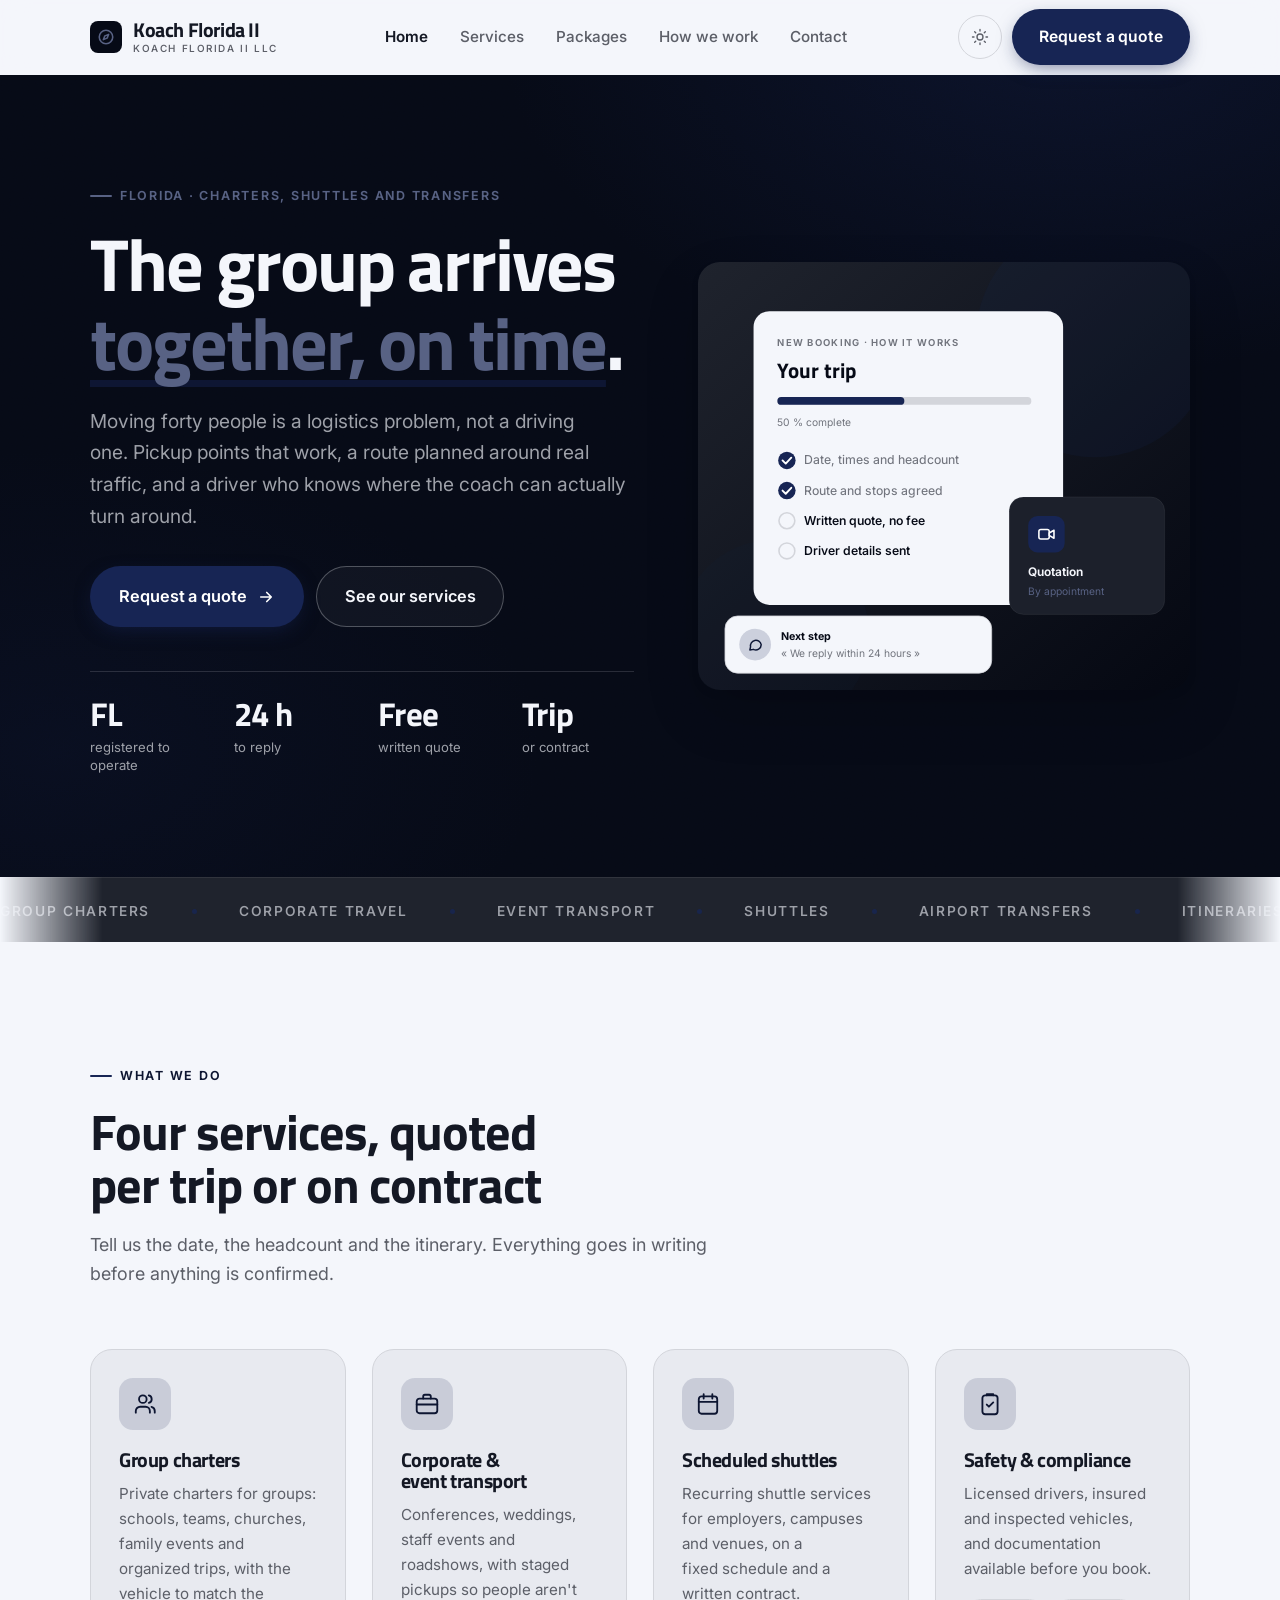
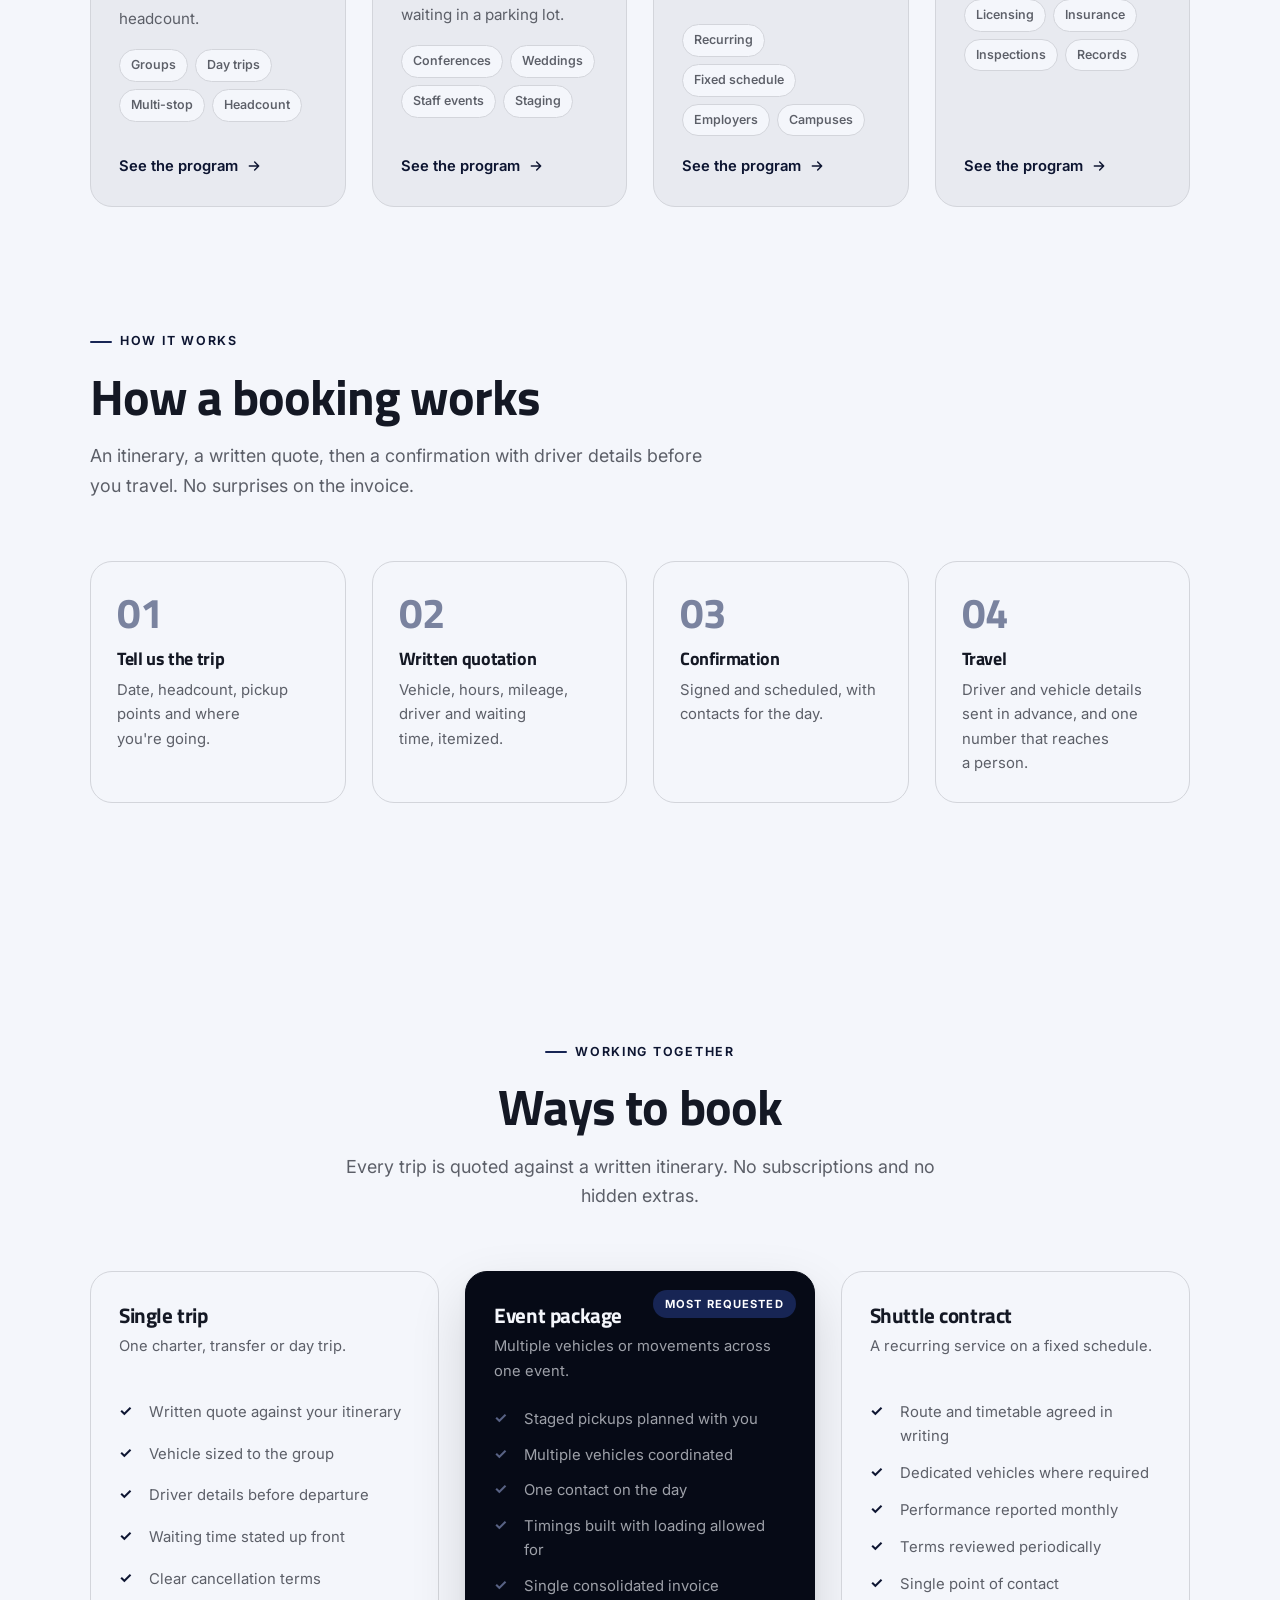
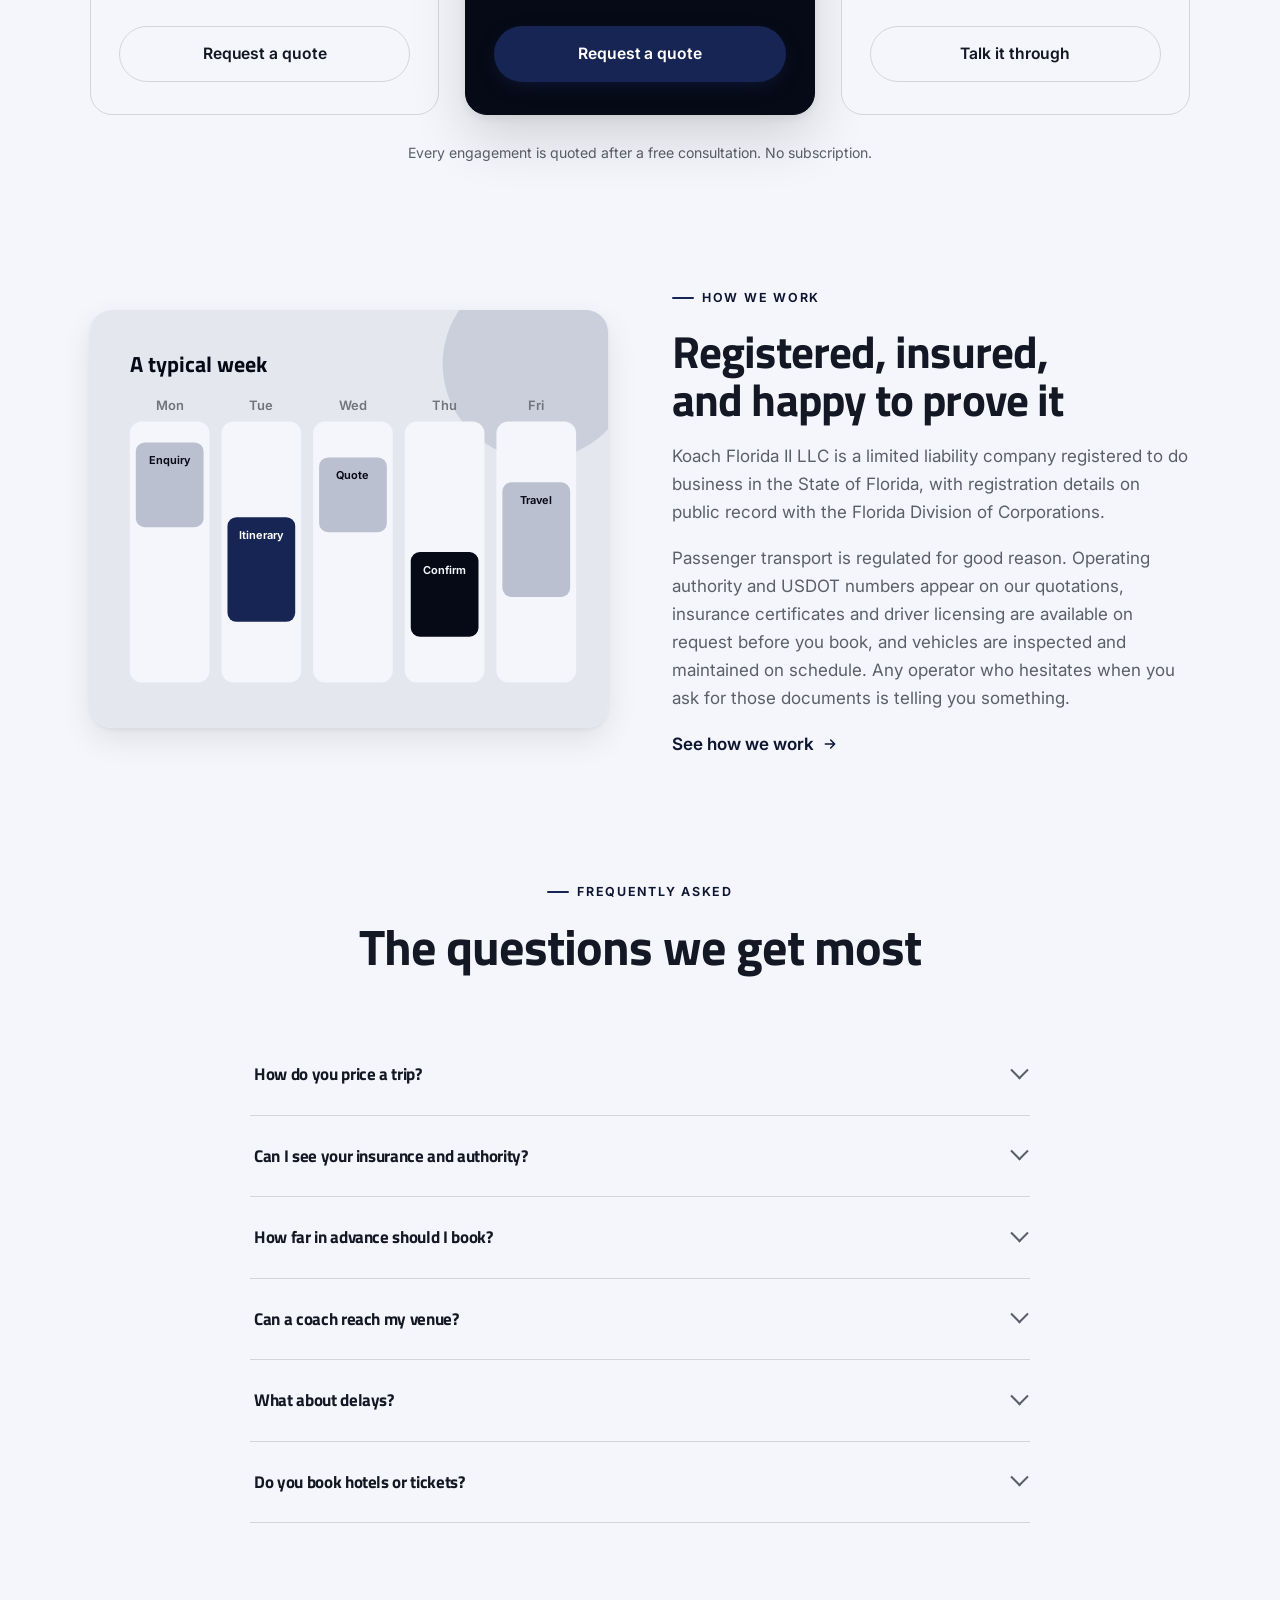
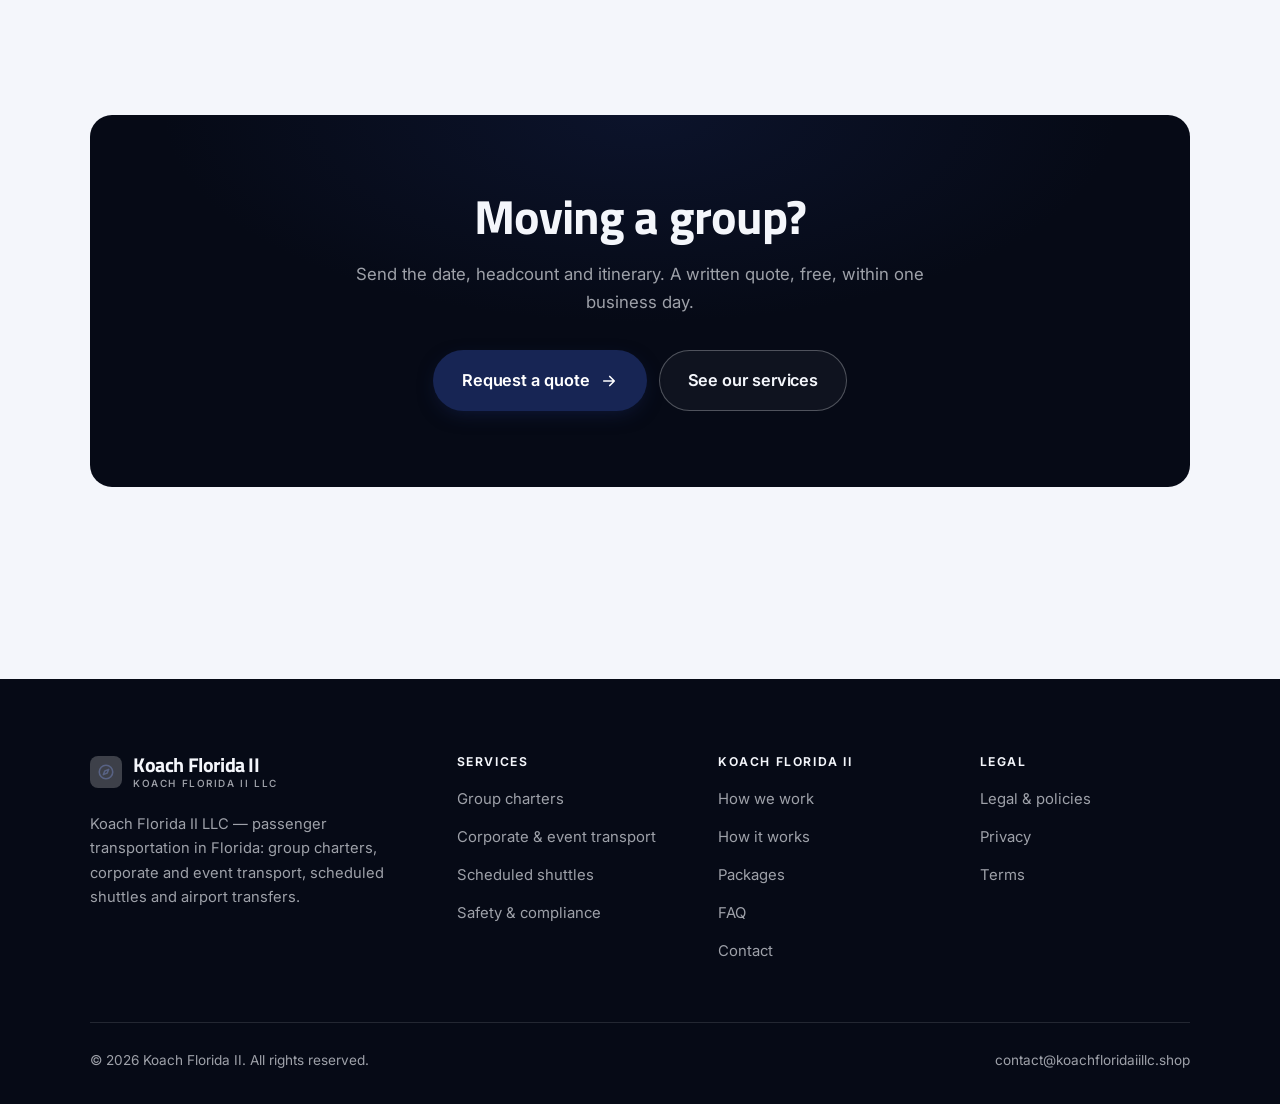
<file: index.html>
<!DOCTYPE html>
<html lang="en" class="no-js">
<head>
<meta charset="utf-8">
<meta name="viewport" content="width=device-width, initial-scale=1">
<title>Koach Florida II LLC — charter and group transportation in Florida</title>
<meta name="description" content="Koach Florida II LLC provides passenger transportation in Florida: group charters, corporate and event transport, scheduled shuttles and airport transfers, quoted in writing.">
<link rel="canonical" href="https://koachfloridaiillc.shop/">

<meta property="og:type" content="website">
<meta property="og:url" content="https://koachfloridaiillc.shop/">
<meta property="og:site_name" content="Koach Florida II">
<meta property="og:locale" content="en_US">
<meta property="og:title" content="Koach Florida II LLC — charter and group transportation in Florida">
<meta property="og:description" content="Koach Florida II LLC provides passenger transportation in Florida: group charters, corporate and event transport, scheduled shuttles and airport transfers, quoted in writing.">
<meta name="theme-color" content="#060a16">

<link rel="icon" href="assets/img/favicon.svg" type="image/svg+xml">
<link rel="preconnect" href="https://fonts.googleapis.com">
<link rel="preconnect" href="https://fonts.gstatic.com" crossorigin>
<link rel="stylesheet" href="https://fonts.googleapis.com/css2?family=Titillium+Web:wght@400;600;700&family=Inter:wght@400..700&display=swap">
<link rel="stylesheet" href="assets/css/style.css">

<!-- Thème appliqué avant le premier rendu (évite le flash) -->
<script>
document.documentElement.classList.remove('no-js');
(function(){try{var t=localStorage.getItem('site-theme');if(t){document.documentElement.setAttribute('data-theme',t);}}catch(e){}})();
</script>
<script type="application/ld+json">
{
  "@context": "https://schema.org",
  "@type": "Organization",
  "name": "Koach Florida II",
  "url": "https://koachfloridaiillc.shop/",
  "email": "contact@koachfloridaiillc.shop",
  "description": "Koach Florida II LLC provides passenger transportation in Florida: group charters, corporate and event transport, scheduled shuttles and airport transfers, quoted in writing.",
  "areaServed": "US",
  "knowsLanguage": "en"
}
</script>
</head>

<body>
<a class="skip-link" href="#main">Skip to main content</a>

<header class="site-header">
  <nav class="wrap nav" aria-label="Main navigation">
    <a class="brand" href="index.html">
      <svg class="brand__mark" viewBox="0 0 64 64" aria-hidden="true">
        <rect class="bm-bg" width="64" height="64" rx="16"/>
        <g class="bm-ic" transform="translate(14 14) scale(1.5)" fill="none" stroke-width="2.1" stroke-linecap="round" stroke-linejoin="round"><circle cx="12" cy="12" r="9"/><path d="M15.5 8.5 13.5 13.5 8.5 15.5 10.5 10.5z"/></g>
      </svg>
      <span>Koach Florida II<span class="brand__sub">Koach Florida II LLC</span></span>
    </a>

    <ul class="nav__links" id="nav-links">
      <li><a href="index.html" aria-current="page">Home</a></li>
      <li><a href="programs.html">Services</a></li>
      <li><a href="index.html#pricing">Packages</a></li>
      <li><a href="about.html">How we work</a></li>
      <li><a href="contact.html">Contact</a></li>
      <li><a class="btn btn--primary" href="contact.html">Request a quote</a></li>
    </ul>

    <div class="nav__cta">
      <button class="theme-toggle" type="button" aria-label="Switch to dark theme">
        <svg class="icon-sun" viewBox="0 0 24 24" fill="none" stroke="currentColor" stroke-width="1.8" stroke-linecap="round" aria-hidden="true"><circle cx="12" cy="12" r="4"/><path d="M12 2v2m0 16v2M2 12h2m16 0h2M4.9 4.9l1.4 1.4m11.4 11.4 1.4 1.4M19.1 4.9l-1.4 1.4M6.3 17.7l-1.4 1.4"/></svg>
        <svg class="icon-moon" viewBox="0 0 24 24" fill="none" stroke="currentColor" stroke-width="1.8" stroke-linecap="round" stroke-linejoin="round" aria-hidden="true"><path d="M21 12.8A9 9 0 1 1 11.2 3a7 7 0 0 0 9.8 9.8z"/></svg>
      </button>
      <a class="btn btn--primary" href="contact.html">Request a quote</a>
      <button class="nav__toggle" type="button" aria-expanded="false" aria-controls="nav-links" aria-label="Open menu">
        <svg class="icon-open" viewBox="0 0 24 24" fill="none" stroke="currentColor" stroke-width="2" stroke-linecap="round" aria-hidden="true"><path d="M3 6h18M3 12h18M3 18h18"/></svg>
        <svg class="icon-close" viewBox="0 0 24 24" fill="none" stroke="currentColor" stroke-width="2" stroke-linecap="round" aria-hidden="true"><path d="M6 6l12 12M18 6L6 18"/></svg>
      </button>
    </div>
  </nav>
</header>

<main id="main">

<section class="hero">
  <div class="wrap hero__inner">
    <div>
      <span class="eyebrow hero__eyebrow">Florida · Charters, shuttles and transfers</span>
      <h1>The group arrives<br> <em>together, on time</em>.</h1>
      <p class="hero__lede">Moving forty people is a logistics problem, not a driving one. Pickup points that work, a route planned around real traffic, and a driver who knows where the coach can actually turn around.</p>

      <div class="hero__actions">
        <a class="btn btn--primary btn--lg" href="contact.html">Request a quote <svg viewBox="0 0 24 24" fill="none" stroke="currentColor" stroke-width="2.2" stroke-linecap="round" stroke-linejoin="round" aria-hidden="true"><path d="M5 12h14M13 6l6 6-6 6"/></svg></a>
        <a class="btn btn--on-dark btn--lg" href="programs.html">See our services</a>
      </div>

      <ul class="hero__proof">
        <li><span class="stat__num">FL</span><span class="stat__label">registered to operate</span></li>
        <li><span class="stat__num">24 h</span><span class="stat__label">to reply</span></li>
        <li><span class="stat__num">Free</span><span class="stat__label">written quote</span></li>
        <li><span class="stat__num">Trip</span><span class="stat__label">or contract</span></li>
      </ul>
    </div>

    <div class="hero__art">
      <svg viewBox="0 0 620 540" role="img" aria-label="How a booking with Koach Florida II works, from itinerary to confirmed driver details.">
        <defs>
          <linearGradient id="hbg" x1="0" y1="0" x2="1" y2="1">
            <stop offset="0" stop-color="#1f232d"/><stop offset="1" stop-color="#050812"/>
          </linearGradient>
        </defs>
        <rect width="620" height="540" rx="22" fill="url(#hbg)"/>
        <circle cx="500" cy="96" r="150" fill="#172554" opacity=".16"/>
        <circle cx="96" cy="470" r="120" fill="#172554" opacity=".08"/>

        <g style="font-family: var(--font-body)">
          <!-- Carte programme -->
          <rect x="70" y="62" width="390" height="370" rx="20" fill="#f4f6fb"/>
          <text x="100" y="106" font-size="12" font-weight="650" letter-spacing="1.6" fill="#71747d">NEW BOOKING · HOW IT WORKS</text>
          <text x="100" y="146" font-size="27" font-weight="700" fill="#060a16" style="font-family: var(--font-display)">Your trip</text>
          <rect x="100" y="170" width="320" height="10" rx="5" fill="#d3d5db"/>
          <rect x="100" y="170" width="160" height="10" rx="5" fill="#172554"/>
          <text x="100" y="206" font-size="13" fill="#71747d">50 % complete</text>
          <circle cx="112" cy="250" r="11" fill="#172554"/><path d="M106.5 250l4 4 7-7.5" fill="none" stroke="#ffffff" stroke-width="2.4" stroke-linecap="round" stroke-linejoin="round"/><text x="134" y="255" font-size="15.5" fill="#71747d" font-weight="450">Date, times and headcount</text>
          <circle cx="112" cy="288" r="11" fill="#172554"/><path d="M106.5 288l4 4 7-7.5" fill="none" stroke="#ffffff" stroke-width="2.4" stroke-linecap="round" stroke-linejoin="round"/><text x="134" y="293" font-size="15.5" fill="#71747d" font-weight="450">Route and stops agreed</text>
          <circle cx="112" cy="326" r="10" fill="none" stroke="#d3d5db" stroke-width="2"/><text x="134" y="331" font-size="15.5" fill="#060a16" font-weight="560">Written quote, no fee</text>
          <circle cx="112" cy="364" r="10" fill="none" stroke="#d3d5db" stroke-width="2"/><text x="134" y="369" font-size="15.5" fill="#060a16" font-weight="560">Driver details sent</text>

          <!-- Carte séance -->
          <rect x="392" y="296" width="196" height="148" rx="18" fill="#1c202b" stroke="#ffffff" stroke-opacity=".08"/>
          <rect x="416" y="320" width="46" height="46" rx="12" fill="#172554"/>
          <g transform="translate(427 331)" fill="none" stroke="#ffffff" color="#ffffff" stroke-width="2" stroke-linecap="round" stroke-linejoin="round"><rect x="2.5" y="6" width="13" height="12" rx="2.5"/><path d="M15.5 10.5 21.5 7v10l-6-3.5z"/></g>
          <text x="416" y="396" font-size="15" font-weight="650" fill="#f4f6fb">Quotation</text>
          <text x="416" y="420" font-size="13" fill="#586284">By appointment</text>

          <!-- Retour du coach -->
          <rect x="34" y="446" width="336" height="72" rx="16" fill="#f4f6fb" stroke="#d3d5db"/>
          <circle cx="72" cy="482" r="20" fill="#ccd0dd"/>
          <g transform="translate(62 472) scale(.84)" fill="none" stroke="#0f1837" stroke-width="2.2" stroke-linecap="round" stroke-linejoin="round"><path d="M21 12a8 8 0 0 1-11.6 7.1L4 20l1-4.6A8 8 0 1 1 21 12z"/></g>
          <text x="104" y="476" font-size="13.5" font-weight="700" fill="#060a16">Next step</text>
          <text x="104" y="498" font-size="13" fill="#71747d">« We reply within 24 hours »</text>
        </g>
      </svg>
    </div>
  </div>
</section>

<div class="marquee" aria-hidden="true">
  <div class="marquee__track"><span>Group charters</span><span>Corporate travel</span><span>Event transport</span><span>Shuttles</span><span>Airport transfers</span><span>Itineraries</span><span>Pickup points</span><span>Hourly rates</span><span>Licensed drivers</span><span>Insured vehicles</span><span>Group charters</span><span>Corporate travel</span><span>Event transport</span><span>Shuttles</span><span>Airport transfers</span><span>Itineraries</span><span>Pickup points</span><span>Hourly rates</span><span>Licensed drivers</span><span>Insured vehicles</span></div>
</div>

<section class="section wrap" id="programs">
  <div class="section-head reveal">
    <span class="eyebrow">What we do</span>
    <h2>Four services, quoted per trip or on contract</h2>
    <p>Tell us the date, the headcount and the itinerary. Everything goes in writing before anything is confirmed.</p>
  </div>
  <div class="grid grid--4 reveal-group">
    <a class="card" href="programs.html#charters">
      <div class="card__icon"><svg viewBox="0 0 24 24" fill="none" stroke="currentColor" stroke-width="1.7" stroke-linecap="round" stroke-linejoin="round" aria-hidden="true"><path d="M16.5 20v-1.5a4 4 0 0 0-4-4h-5a4 4 0 0 0-4 4V20"/><circle cx="10" cy="7.5" r="3.5"/><path d="M21 20v-1.5a4 4 0 0 0-3-3.9M15.5 4.1a3.5 3.5 0 0 1 0 6.8"/></svg></div>
      <h3>Group charters</h3>
      <p>Private charters for groups: schools, teams, churches, family events and organized trips, with the vehicle to match the headcount.</p>
      <ul class="tags"><li>Groups</li><li>Day trips</li><li>Multi-stop</li><li>Headcount</li></ul>
      <span class="arrow-link">See the program <svg viewBox="0 0 24 24" fill="none" stroke="currentColor" stroke-width="2.2" stroke-linecap="round" stroke-linejoin="round" aria-hidden="true"><path d="M5 12h14M13 6l6 6-6 6"/></svg></span>
    </a>
    <a class="card" href="programs.html#corporate">
      <div class="card__icon"><svg viewBox="0 0 24 24" fill="none" stroke="currentColor" stroke-width="1.7" stroke-linecap="round" stroke-linejoin="round" aria-hidden="true"><rect x="2.5" y="7" width="19" height="13.5" rx="2.5"/><path d="M8.5 7V5a1.5 1.5 0 0 1 1.5-1.5h4A1.5 1.5 0 0 1 15.5 5v2M2.5 12.5h19"/></svg></div>
      <h3>Corporate &amp; event transport</h3>
      <p>Conferences, weddings, staff events and roadshows, with staged pickups so people aren't waiting in a parking lot.</p>
      <ul class="tags"><li>Conferences</li><li>Weddings</li><li>Staff events</li><li>Staging</li></ul>
      <span class="arrow-link">See the program <svg viewBox="0 0 24 24" fill="none" stroke="currentColor" stroke-width="2.2" stroke-linecap="round" stroke-linejoin="round" aria-hidden="true"><path d="M5 12h14M13 6l6 6-6 6"/></svg></span>
    </a>
    <a class="card" href="programs.html#shuttles">
      <div class="card__icon"><svg viewBox="0 0 24 24" fill="none" stroke="currentColor" stroke-width="1.7" stroke-linecap="round" stroke-linejoin="round" aria-hidden="true"><rect x="3.5" y="5" width="17" height="16" rx="2.5"/><path d="M8 3v4M16 3v4M3.5 10h17"/></svg></div>
      <h3>Scheduled shuttles</h3>
      <p>Recurring shuttle services for employers, campuses and venues, on a fixed schedule and a written contract.</p>
      <ul class="tags"><li>Recurring</li><li>Fixed schedule</li><li>Employers</li><li>Campuses</li></ul>
      <span class="arrow-link">See the program <svg viewBox="0 0 24 24" fill="none" stroke="currentColor" stroke-width="2.2" stroke-linecap="round" stroke-linejoin="round" aria-hidden="true"><path d="M5 12h14M13 6l6 6-6 6"/></svg></span>
    </a>
    <a class="card" href="programs.html#safety">
      <div class="card__icon"><svg viewBox="0 0 24 24" fill="none" stroke="currentColor" stroke-width="1.7" stroke-linecap="round" stroke-linejoin="round" aria-hidden="true"><rect x="5" y="4" width="14" height="17.5" rx="2.5"/><path d="M9 4V3h6v1M9 12.5l2 2 4-4"/></svg></div>
      <h3>Safety &amp; compliance</h3>
      <p>Licensed drivers, insured and inspected vehicles, and documentation available before you book.</p>
      <ul class="tags"><li>Licensing</li><li>Insurance</li><li>Inspections</li><li>Records</li></ul>
      <span class="arrow-link">See the program <svg viewBox="0 0 24 24" fill="none" stroke="currentColor" stroke-width="2.2" stroke-linecap="round" stroke-linejoin="round" aria-hidden="true"><path d="M5 12h14M13 6l6 6-6 6"/></svg></span>
    </a>
  </div>
</section>

<section class="section section--flush wrap" id="how-it-works">
  <div class="section-head reveal">
    <span class="eyebrow">How it works</span>
    <h2>How a booking works</h2>
    <p>An itinerary, a written quote, then a confirmation with driver details before you travel. No surprises on the invoice.</p>
  </div>
  <div class="grid grid--4 steps reveal-group">
    <article class="step">
      <h3>Tell us the trip</h3>
      <p>Date, headcount, pickup points and where you're going.</p>
    </article>
    <article class="step">
      <h3>Written quotation</h3>
      <p>Vehicle, hours, mileage, driver and waiting time, itemized.</p>
    </article>
    <article class="step">
      <h3>Confirmation</h3>
      <p>Signed and scheduled, with contacts for the day.</p>
    </article>
    <article class="step">
      <h3>Travel</h3>
      <p>Driver and vehicle details sent in advance, and one number that reaches a person.</p>
    </article>
  </div>
</section>

<section class="section wrap" id="pricing">
  <div class="section-head section-head--center reveal">
    <span class="eyebrow">Working together</span>
    <h2>Ways to book</h2>
    <p>Every trip is quoted against a written itinerary. No subscriptions and no hidden extras.</p>
  </div>
  <div class="grid grid--3 plans reveal-group">
    <article class="plan">
      
      <h3>Single trip</h3>
      <p class="plan__desc">One charter, transfer or day trip.</p>
      
      <ul class="plan__features">
        <li>Written quote against your itinerary</li>
        <li>Vehicle sized to the group</li>
        <li>Driver details before departure</li>
        <li>Waiting time stated up front</li>
        <li>Clear cancellation terms</li>
      </ul>
      <a class="btn btn--ghost btn--block" href="contact.html">Request a quote</a>
    </article>
    <article class="plan plan--featured">
      <span class="plan__tag">Most requested</span>
      <h3>Event package</h3>
      <p class="plan__desc">Multiple vehicles or movements across one event.</p>
      
      <ul class="plan__features">
        <li>Staged pickups planned with you</li>
        <li>Multiple vehicles coordinated</li>
        <li>One contact on the day</li>
        <li>Timings built with loading allowed for</li>
        <li>Single consolidated invoice</li>
      </ul>
      <a class="btn btn--primary btn--block" href="contact.html">Request a quote</a>
    </article>
    <article class="plan">
      
      <h3>Shuttle contract</h3>
      <p class="plan__desc">A recurring service on a fixed schedule.</p>
      
      <ul class="plan__features">
        <li>Route and timetable agreed in writing</li>
        <li>Dedicated vehicles where required</li>
        <li>Performance reported monthly</li>
        <li>Terms reviewed periodically</li>
        <li>Single point of contact</li>
      </ul>
      <a class="btn btn--ghost btn--block" href="contact.html">Talk it through</a>
    </article>
  </div>
  <p class="plans-note">Every engagement is quoted after a free consultation. No subscription.</p>
</section>

<section class="section section--flush wrap">
  <div class="split reveal">
    <div class="split__art">
      <svg viewBox="0 0 520 420" role="img" aria-label="Example of a typical week: Enquiry, Itinerary, Quote, Confirm, Travel.">
        <rect width="520" height="420" rx="20" fill="#e5e7ef"/>
        <circle cx="450" cy="54" r="96" fill="#172554" opacity=".12"/>
        <g style="font-family: var(--font-body)">
        <text x="40" y="62" font-size="22" font-weight="700" fill="#060a16" style="font-family: var(--font-display)">A typical week</text>
        <text x="80" y="100" text-anchor="middle" font-size="13" font-weight="600" fill="#71747d">Mon</text>
        <rect x="40" y="112" width="80" height="262" rx="12" fill="#f4f6fb"/>
        <rect x="46" y="133" width="68" height="85" rx="9" fill="#bbc0d0"/>
        <text x="80" y="155" text-anchor="middle" font-size="11" font-weight="650" fill="#060a16">Enquiry</text>
        <text x="172" y="100" text-anchor="middle" font-size="13" font-weight="600" fill="#71747d">Tue</text>
        <rect x="132" y="112" width="80" height="262" rx="12" fill="#f4f6fb"/>
        <rect x="138" y="208" width="68" height="105" rx="9" fill="#172554"/>
        <text x="172" y="230" text-anchor="middle" font-size="11" font-weight="650" fill="#ffffff">Itinerary</text>
        <text x="264" y="100" text-anchor="middle" font-size="13" font-weight="600" fill="#71747d">Wed</text>
        <rect x="224" y="112" width="80" height="262" rx="12" fill="#f4f6fb"/>
        <rect x="230" y="148" width="68" height="75" rx="9" fill="#bbc0d0"/>
        <text x="264" y="170" text-anchor="middle" font-size="11" font-weight="650" fill="#060a16">Quote</text>
        <text x="356" y="100" text-anchor="middle" font-size="13" font-weight="600" fill="#71747d">Thu</text>
        <rect x="316" y="112" width="80" height="262" rx="12" fill="#f4f6fb"/>
        <rect x="322" y="243" width="68" height="85" rx="9" fill="#060a16"/>
        <text x="356" y="265" text-anchor="middle" font-size="11" font-weight="650" fill="#f4f6fb">Confirm</text>
        <text x="448" y="100" text-anchor="middle" font-size="13" font-weight="600" fill="#71747d">Fri</text>
        <rect x="408" y="112" width="80" height="262" rx="12" fill="#f4f6fb"/>
        <rect x="414" y="173" width="68" height="115" rx="9" fill="#bbc0d0"/>
        <text x="448" y="195" text-anchor="middle" font-size="11" font-weight="650" fill="#060a16">Travel</text>
        </g>
      </svg>
    </div>
    <div>
      <span class="eyebrow">How we work</span>
      <h2>Registered, insured, and happy to prove it</h2>
      <p>Koach Florida II LLC is a limited liability company registered to do business in the State of Florida, with registration details on public record with the Florida Division of Corporations.</p>
      <p>Passenger transport is regulated for good reason. Operating authority and USDOT numbers appear on our quotations, insurance certificates and driver licensing are available on request before you book, and vehicles are inspected and maintained on schedule. Any operator who hesitates when you ask for those documents is telling you something.</p>
      <p><a class="arrow-link" href="about.html">See how we work <svg viewBox="0 0 24 24" fill="none" stroke="currentColor" stroke-width="2.2" stroke-linecap="round" stroke-linejoin="round" aria-hidden="true"><path d="M5 12h14M13 6l6 6-6 6"/></svg></a></p>
    </div>
  </div>
</section>

<section class="section section--flush wrap" id="faq">
  <div class="section-head section-head--center reveal">
    <span class="eyebrow">Frequently asked</span>
    <h2>The questions we get most</h2>
  </div>
  <div class="faq reveal">
    <details>
      <summary>How do you price a trip?</summary>
      <p>Against your itinerary: vehicle, hours, mileage, driver and any waiting time, itemized in writing. No charges appear later that weren't quoted.</p>
    </details>
    <details>
      <summary>Can I see your insurance and authority?</summary>
      <p>Yes, before you book. Operating authority and USDOT numbers are on the quotation and certificates are provided on request.</p>
    </details>
    <details>
      <summary>How far in advance should I book?</summary>
      <p>The sooner the better for weekends and event season. Send the date and we'll tell you straight away whether we have availability.</p>
    </details>
    <details>
      <summary>Can a coach reach my venue?</summary>
      <p>Tell us the address and we'll check access and turning before quoting. It's better to find out now than with forty people on board.</p>
    </details>
    <details>
      <summary>What about delays?</summary>
      <p>Traffic and weather are outside anyone's control, so we build realistic timings rather than optimistic ones and keep you informed on the day.</p>
    </details>
    <details>
      <summary>Do you book hotels or tickets?</summary>
      <p>No. We're a transportation company, not a travel agency or tour operator — we move people, and that's all we sell.</p>
    </details>
  </div>
</section>

<section class="wrap section--tight">
  <div class="cta-band reveal">
    <h2>Moving a group?</h2>
    <p>Send the date, headcount and itinerary. A written quote, free, within one business day.</p>
    <div class="hero__actions">
      <a class="btn btn--primary btn--lg" href="contact.html">Request a quote <svg viewBox="0 0 24 24" fill="none" stroke="currentColor" stroke-width="2.2" stroke-linecap="round" stroke-linejoin="round" aria-hidden="true"><path d="M5 12h14M13 6l6 6-6 6"/></svg></a>
      <a class="btn btn--on-dark btn--lg" href="programs.html">See our services</a>
    </div>
  </div>
</section>

</main>

<footer class="site-footer">
  <div class="wrap">
    <div class="footer__grid">
      <div class="footer__brand">
        <a class="brand" href="index.html">
          <svg class="brand__mark" viewBox="0 0 64 64" aria-hidden="true">
        <rect class="bm-bg" width="64" height="64" rx="16"/>
        <g class="bm-ic" transform="translate(14 14) scale(1.5)" fill="none" stroke-width="2.1" stroke-linecap="round" stroke-linejoin="round"><circle cx="12" cy="12" r="9"/><path d="M15.5 8.5 13.5 13.5 8.5 15.5 10.5 10.5z"/></g>
      </svg>
          <span>Koach Florida II<span class="brand__sub">Koach Florida II LLC</span></span>
        </a>
        <p>Koach Florida II LLC — passenger transportation in Florida: group charters, corporate and event transport, scheduled shuttles and airport transfers.</p>
      </div>

      <div class="footer__col">
        <h4>Services</h4>
        <ul>
          <li><a href="programs.html#charters">Group charters</a></li>
          <li><a href="programs.html#corporate">Corporate &amp; event transport</a></li>
          <li><a href="programs.html#shuttles">Scheduled shuttles</a></li>
          <li><a href="programs.html#safety">Safety &amp; compliance</a></li>
        </ul>
      </div>

      <div class="footer__col">
        <h4>Koach Florida II</h4>
        <ul>
          <li><a href="about.html">How we work</a></li>
          <li><a href="index.html#how-it-works">How it works</a></li>
          <li><a href="index.html#pricing">Packages</a></li>
          <li><a href="index.html#faq">FAQ</a></li>
          <li><a href="contact.html">Contact</a></li>
        </ul>
      </div>

      <div class="footer__col">
        <h4>Legal</h4>
        <ul>
          <li><a href="legal.html">Legal &amp; policies</a></li>
          <li><a href="legal.html#privacy">Privacy</a></li>
          <li><a href="legal.html#terms">Terms</a></li>
        </ul>
      </div>
    </div>

    <div class="footer__bottom">
      <p>© <span data-year>2026</span> Koach Florida II. All rights reserved.</p>
      <p><a href="mailto:contact@koachfloridaiillc.shop">contact@koachfloridaiillc.shop</a></p>
    </div>
  </div>
</footer>

<script src="assets/js/main.js" defer></script>
</body>
</html>
</file>
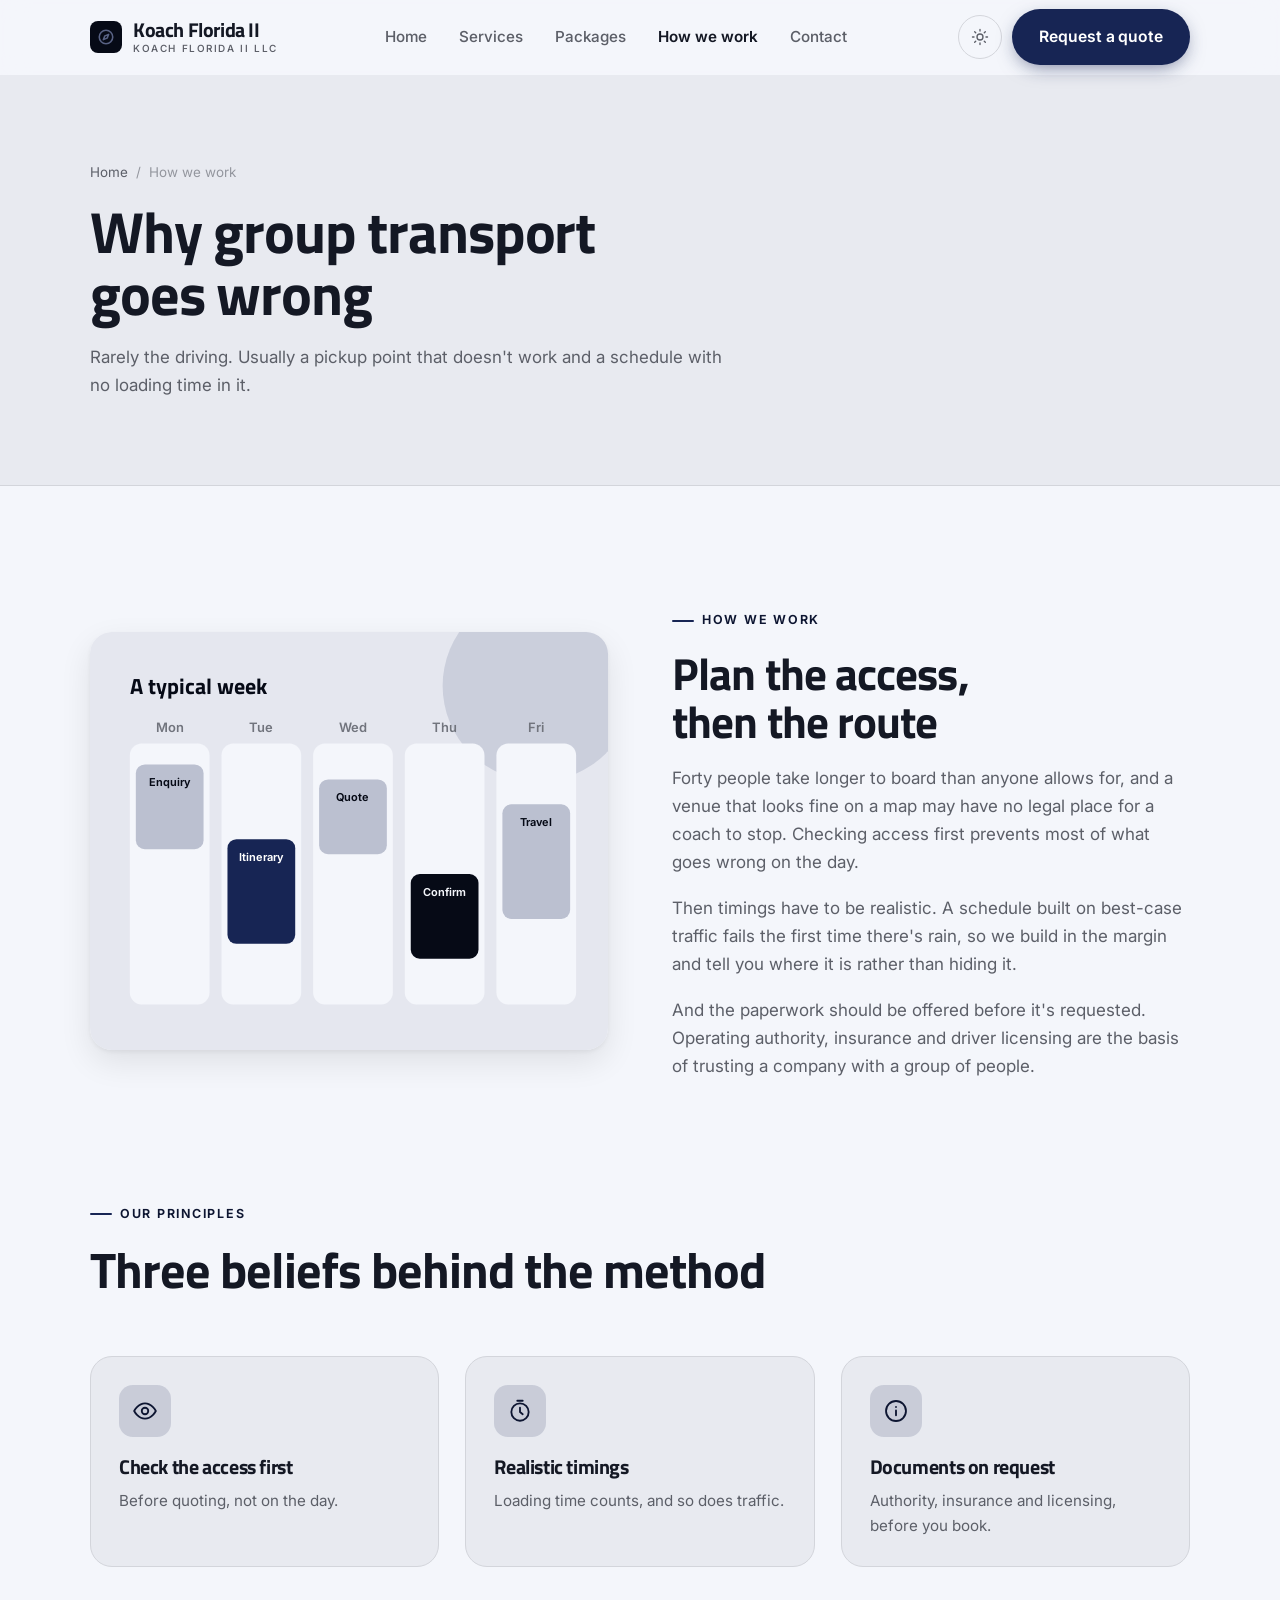
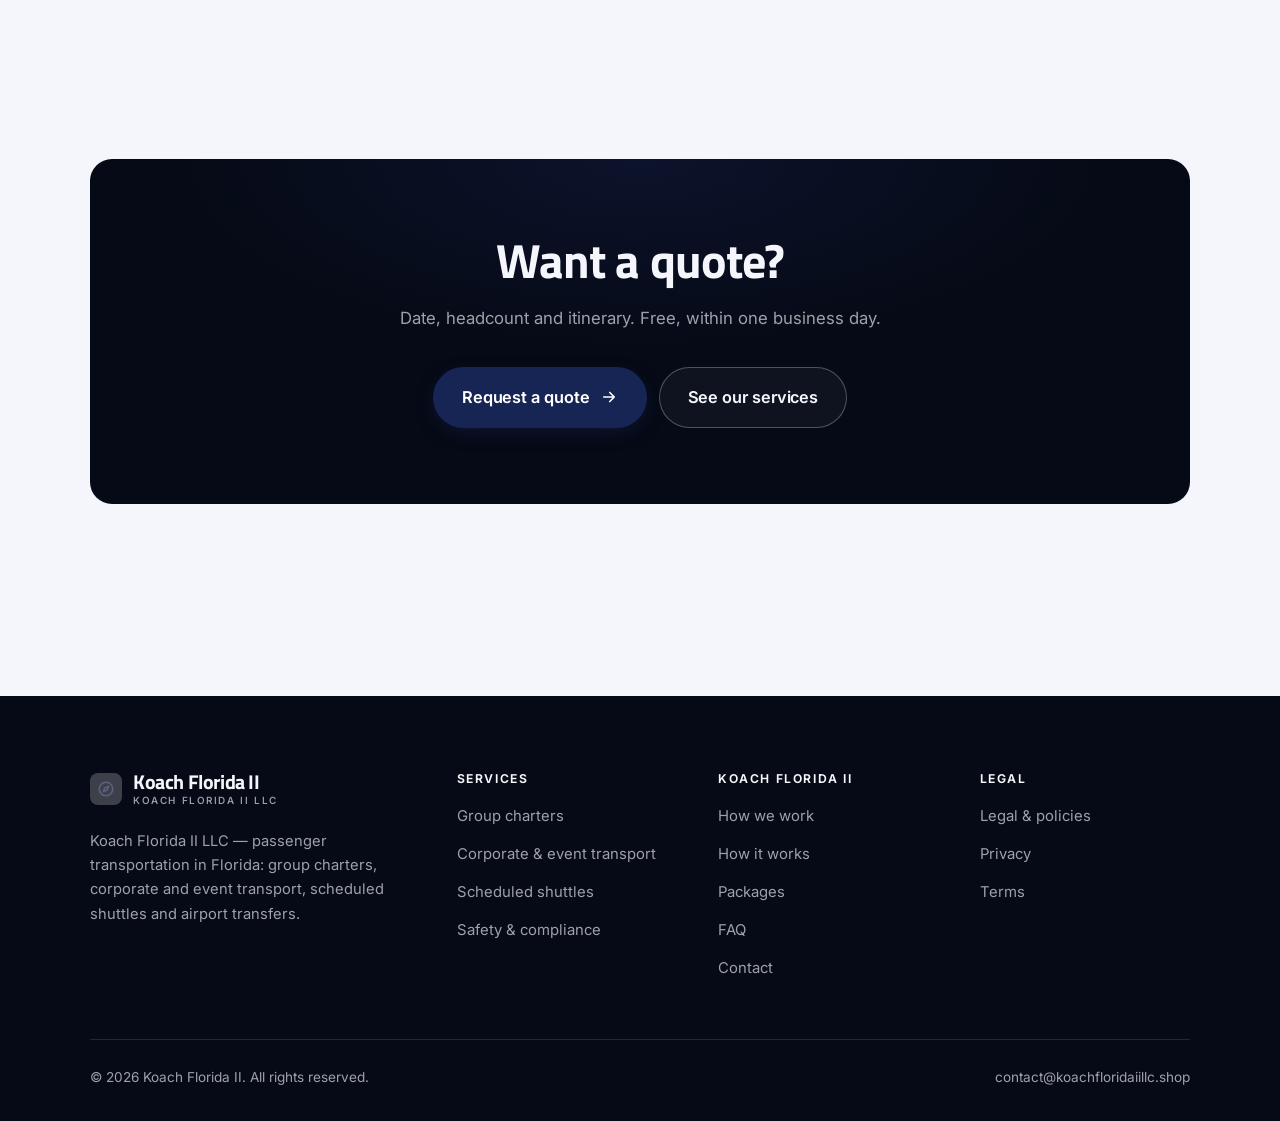
<file: about.html>
<!DOCTYPE html>
<html lang="en" class="no-js">
<head>
<meta charset="utf-8">
<meta name="viewport" content="width=device-width, initial-scale=1">
<title>How we work — Koach Florida II</title>
<meta name="description" content="About Koach Florida II LLC, a passenger transportation company operating in Florida.">
<link rel="canonical" href="https://koachfloridaiillc.shop/about.html">

<meta property="og:type" content="website">
<meta property="og:url" content="https://koachfloridaiillc.shop/about.html">
<meta property="og:site_name" content="Koach Florida II">
<meta property="og:locale" content="en_US">
<meta property="og:title" content="How we work — Koach Florida II">
<meta property="og:description" content="About Koach Florida II LLC, a passenger transportation company operating in Florida.">
<meta name="theme-color" content="#060a16">

<link rel="icon" href="assets/img/favicon.svg" type="image/svg+xml">
<link rel="preconnect" href="https://fonts.googleapis.com">
<link rel="preconnect" href="https://fonts.gstatic.com" crossorigin>
<link rel="stylesheet" href="https://fonts.googleapis.com/css2?family=Titillium+Web:wght@400;600;700&family=Inter:wght@400..700&display=swap">
<link rel="stylesheet" href="assets/css/style.css">

<!-- Thème appliqué avant le premier rendu (évite le flash) -->
<script>
document.documentElement.classList.remove('no-js');
(function(){try{var t=localStorage.getItem('site-theme');if(t){document.documentElement.setAttribute('data-theme',t);}}catch(e){}})();
</script>
</head>

<body>
<a class="skip-link" href="#main">Skip to main content</a>

<header class="site-header">
  <nav class="wrap nav" aria-label="Main navigation">
    <a class="brand" href="index.html">
      <svg class="brand__mark" viewBox="0 0 64 64" aria-hidden="true">
        <rect class="bm-bg" width="64" height="64" rx="16"/>
        <g class="bm-ic" transform="translate(14 14) scale(1.5)" fill="none" stroke-width="2.1" stroke-linecap="round" stroke-linejoin="round"><circle cx="12" cy="12" r="9"/><path d="M15.5 8.5 13.5 13.5 8.5 15.5 10.5 10.5z"/></g>
      </svg>
      <span>Koach Florida II<span class="brand__sub">Koach Florida II LLC</span></span>
    </a>

    <ul class="nav__links" id="nav-links">
      <li><a href="index.html">Home</a></li>
      <li><a href="programs.html">Services</a></li>
      <li><a href="index.html#pricing">Packages</a></li>
      <li><a href="about.html" aria-current="page">How we work</a></li>
      <li><a href="contact.html">Contact</a></li>
      <li><a class="btn btn--primary" href="contact.html">Request a quote</a></li>
    </ul>

    <div class="nav__cta">
      <button class="theme-toggle" type="button" aria-label="Switch to dark theme">
        <svg class="icon-sun" viewBox="0 0 24 24" fill="none" stroke="currentColor" stroke-width="1.8" stroke-linecap="round" aria-hidden="true"><circle cx="12" cy="12" r="4"/><path d="M12 2v2m0 16v2M2 12h2m16 0h2M4.9 4.9l1.4 1.4m11.4 11.4 1.4 1.4M19.1 4.9l-1.4 1.4M6.3 17.7l-1.4 1.4"/></svg>
        <svg class="icon-moon" viewBox="0 0 24 24" fill="none" stroke="currentColor" stroke-width="1.8" stroke-linecap="round" stroke-linejoin="round" aria-hidden="true"><path d="M21 12.8A9 9 0 1 1 11.2 3a7 7 0 0 0 9.8 9.8z"/></svg>
      </button>
      <a class="btn btn--primary" href="contact.html">Request a quote</a>
      <button class="nav__toggle" type="button" aria-expanded="false" aria-controls="nav-links" aria-label="Open menu">
        <svg class="icon-open" viewBox="0 0 24 24" fill="none" stroke="currentColor" stroke-width="2" stroke-linecap="round" aria-hidden="true"><path d="M3 6h18M3 12h18M3 18h18"/></svg>
        <svg class="icon-close" viewBox="0 0 24 24" fill="none" stroke="currentColor" stroke-width="2" stroke-linecap="round" aria-hidden="true"><path d="M6 6l12 12M18 6L6 18"/></svg>
      </button>
    </div>
  </nav>
</header>

<main id="main">

<section class="page-head">
  <div class="wrap">
    <nav class="breadcrumb" aria-label="Breadcrumb">
      <a href="index.html">Home</a><span>/</span><span aria-current="page">How we work</span>
    </nav>
    <h1>Why group transport goes wrong</h1>
    <p>Rarely the driving. Usually a pickup point that doesn't work and a schedule with no loading time in it.</p>
  </div>
</section>

<section class="section wrap">
  <div class="split reveal">
    <div class="split__art">
      <svg viewBox="0 0 520 420" role="img" aria-label="Example of a typical week: Enquiry, Itinerary, Quote, Confirm, Travel.">
        <rect width="520" height="420" rx="20" fill="#e5e7ef"/>
        <circle cx="450" cy="54" r="96" fill="#172554" opacity=".12"/>
        <g style="font-family: var(--font-body)">
        <text x="40" y="62" font-size="22" font-weight="700" fill="#060a16" style="font-family: var(--font-display)">A typical week</text>
        <text x="80" y="100" text-anchor="middle" font-size="13" font-weight="600" fill="#71747d">Mon</text>
        <rect x="40" y="112" width="80" height="262" rx="12" fill="#f4f6fb"/>
        <rect x="46" y="133" width="68" height="85" rx="9" fill="#bbc0d0"/>
        <text x="80" y="155" text-anchor="middle" font-size="11" font-weight="650" fill="#060a16">Enquiry</text>
        <text x="172" y="100" text-anchor="middle" font-size="13" font-weight="600" fill="#71747d">Tue</text>
        <rect x="132" y="112" width="80" height="262" rx="12" fill="#f4f6fb"/>
        <rect x="138" y="208" width="68" height="105" rx="9" fill="#172554"/>
        <text x="172" y="230" text-anchor="middle" font-size="11" font-weight="650" fill="#ffffff">Itinerary</text>
        <text x="264" y="100" text-anchor="middle" font-size="13" font-weight="600" fill="#71747d">Wed</text>
        <rect x="224" y="112" width="80" height="262" rx="12" fill="#f4f6fb"/>
        <rect x="230" y="148" width="68" height="75" rx="9" fill="#bbc0d0"/>
        <text x="264" y="170" text-anchor="middle" font-size="11" font-weight="650" fill="#060a16">Quote</text>
        <text x="356" y="100" text-anchor="middle" font-size="13" font-weight="600" fill="#71747d">Thu</text>
        <rect x="316" y="112" width="80" height="262" rx="12" fill="#f4f6fb"/>
        <rect x="322" y="243" width="68" height="85" rx="9" fill="#060a16"/>
        <text x="356" y="265" text-anchor="middle" font-size="11" font-weight="650" fill="#f4f6fb">Confirm</text>
        <text x="448" y="100" text-anchor="middle" font-size="13" font-weight="600" fill="#71747d">Fri</text>
        <rect x="408" y="112" width="80" height="262" rx="12" fill="#f4f6fb"/>
        <rect x="414" y="173" width="68" height="115" rx="9" fill="#bbc0d0"/>
        <text x="448" y="195" text-anchor="middle" font-size="11" font-weight="650" fill="#060a16">Travel</text>
        </g>
      </svg>
    </div>
    <div>
      <span class="eyebrow">How we work</span>
      <h2>Plan the access, then the route</h2>
      <p>Forty people take longer to board than anyone allows for, and a venue that looks fine on a map may have no legal place for a coach to stop. Checking access first prevents most of what goes wrong on the day.</p>
      <p>Then timings have to be realistic. A schedule built on best-case traffic fails the first time there's rain, so we build in the margin and tell you where it is rather than hiding it.</p>
      <p>And the paperwork should be offered before it's requested. Operating authority, insurance and driver licensing are the basis of trusting a company with a group of people.</p>
      <!--
        TO DO: add a short introduction of the coach (name, real background),
        with a photo if possible. Do not invent credentials — see README.md.
      -->
    </div>
  </div>
</section>

<section class="section section--flush wrap">
  <div class="section-head reveal">
    <span class="eyebrow">Our principles</span>
    <h2>Three beliefs behind the method</h2>
  </div>
  <div class="grid grid--3 reveal-group">
    <article class="card">
      <div class="card__icon"><svg viewBox="0 0 24 24" fill="none" stroke="currentColor" stroke-width="1.7" stroke-linecap="round" stroke-linejoin="round" aria-hidden="true"><path d="M2 12s3.6-7 10-7 10 7 10 7-3.6 7-10 7S2 12 2 12z"/><circle cx="12" cy="12" r="3"/></svg></div>
      <h3>Check the access first</h3>
      <p>Before quoting, not on the day.</p>
    </article>
    <article class="card">
      <div class="card__icon"><svg viewBox="0 0 24 24" fill="none" stroke="currentColor" stroke-width="1.7" stroke-linecap="round" stroke-linejoin="round" aria-hidden="true"><circle cx="12" cy="13" r="8"/><path d="M12 9v4l2.5 2M9.5 2.5h5"/></svg></div>
      <h3>Realistic timings</h3>
      <p>Loading time counts, and so does traffic.</p>
    </article>
    <article class="card">
      <div class="card__icon"><svg viewBox="0 0 24 24" fill="none" stroke="currentColor" stroke-width="1.7" stroke-linecap="round" stroke-linejoin="round" aria-hidden="true"><circle cx="12" cy="12" r="9.2"/><path d="M12 16v-4.5M12 8.2v.1"/></svg></div>
      <h3>Documents on request</h3>
      <p>Authority, insurance and licensing, before you book.</p>
    </article>
  </div>
</section>

<section class="wrap section--tight">
  <div class="cta-band reveal">
    <h2>Want a quote?</h2>
    <p>Date, headcount and itinerary. Free, within one business day.</p>
    <div class="hero__actions">
      <a class="btn btn--primary btn--lg" href="contact.html">Request a quote <svg viewBox="0 0 24 24" fill="none" stroke="currentColor" stroke-width="2.2" stroke-linecap="round" stroke-linejoin="round" aria-hidden="true"><path d="M5 12h14M13 6l6 6-6 6"/></svg></a>
      <a class="btn btn--on-dark btn--lg" href="programs.html">See our services</a>
    </div>
  </div>
</section>

</main>

<footer class="site-footer">
  <div class="wrap">
    <div class="footer__grid">
      <div class="footer__brand">
        <a class="brand" href="index.html">
          <svg class="brand__mark" viewBox="0 0 64 64" aria-hidden="true">
        <rect class="bm-bg" width="64" height="64" rx="16"/>
        <g class="bm-ic" transform="translate(14 14) scale(1.5)" fill="none" stroke-width="2.1" stroke-linecap="round" stroke-linejoin="round"><circle cx="12" cy="12" r="9"/><path d="M15.5 8.5 13.5 13.5 8.5 15.5 10.5 10.5z"/></g>
      </svg>
          <span>Koach Florida II<span class="brand__sub">Koach Florida II LLC</span></span>
        </a>
        <p>Koach Florida II LLC — passenger transportation in Florida: group charters, corporate and event transport, scheduled shuttles and airport transfers.</p>
      </div>

      <div class="footer__col">
        <h4>Services</h4>
        <ul>
          <li><a href="programs.html#charters">Group charters</a></li>
          <li><a href="programs.html#corporate">Corporate &amp; event transport</a></li>
          <li><a href="programs.html#shuttles">Scheduled shuttles</a></li>
          <li><a href="programs.html#safety">Safety &amp; compliance</a></li>
        </ul>
      </div>

      <div class="footer__col">
        <h4>Koach Florida II</h4>
        <ul>
          <li><a href="about.html">How we work</a></li>
          <li><a href="index.html#how-it-works">How it works</a></li>
          <li><a href="index.html#pricing">Packages</a></li>
          <li><a href="index.html#faq">FAQ</a></li>
          <li><a href="contact.html">Contact</a></li>
        </ul>
      </div>

      <div class="footer__col">
        <h4>Legal</h4>
        <ul>
          <li><a href="legal.html">Legal &amp; policies</a></li>
          <li><a href="legal.html#privacy">Privacy</a></li>
          <li><a href="legal.html#terms">Terms</a></li>
        </ul>
      </div>
    </div>

    <div class="footer__bottom">
      <p>© <span data-year>2026</span> Koach Florida II. All rights reserved.</p>
      <p><a href="mailto:contact@koachfloridaiillc.shop">contact@koachfloridaiillc.shop</a></p>
    </div>
  </div>
</footer>

<script src="assets/js/main.js" defer></script>
</body>
</html>
</file>
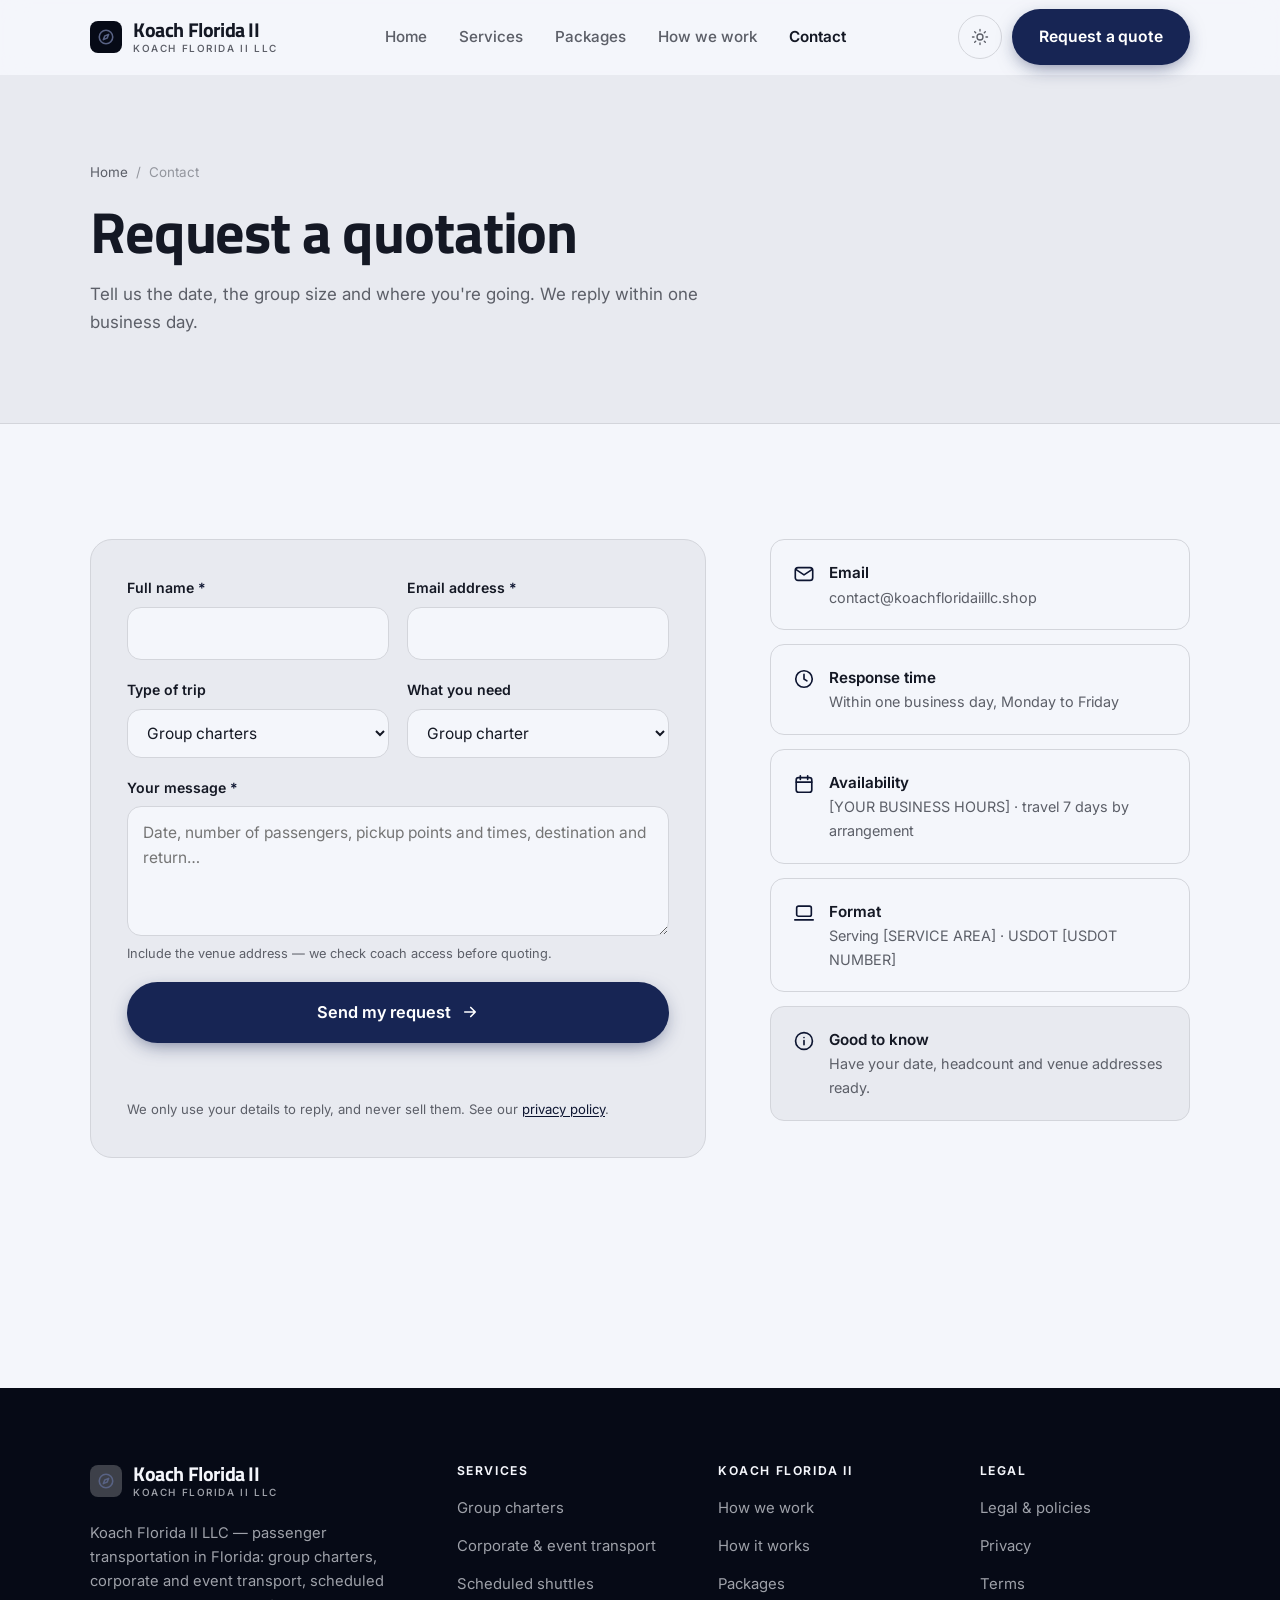
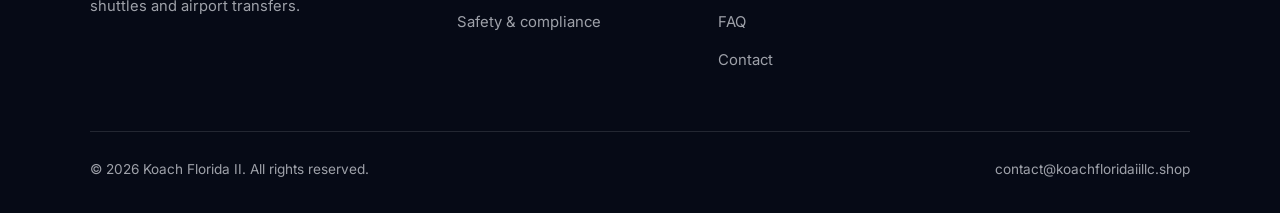
<file: contact.html>
<!DOCTYPE html>
<html lang="en" class="no-js">
<head>
<meta charset="utf-8">
<meta name="viewport" content="width=device-width, initial-scale=1">
<title>Contact — Koach Florida II</title>
<meta name="description" content="Contact Koach Florida II LLC for a transportation quote. We reply within one business day.">
<link rel="canonical" href="https://koachfloridaiillc.shop/contact.html">

<meta property="og:type" content="website">
<meta property="og:url" content="https://koachfloridaiillc.shop/contact.html">
<meta property="og:site_name" content="Koach Florida II">
<meta property="og:locale" content="en_US">
<meta property="og:title" content="Contact — Koach Florida II">
<meta property="og:description" content="Contact Koach Florida II LLC for a transportation quote. We reply within one business day.">
<meta name="theme-color" content="#060a16">

<link rel="icon" href="assets/img/favicon.svg" type="image/svg+xml">
<link rel="preconnect" href="https://fonts.googleapis.com">
<link rel="preconnect" href="https://fonts.gstatic.com" crossorigin>
<link rel="stylesheet" href="https://fonts.googleapis.com/css2?family=Titillium+Web:wght@400;600;700&family=Inter:wght@400..700&display=swap">
<link rel="stylesheet" href="assets/css/style.css">

<!-- Thème appliqué avant le premier rendu (évite le flash) -->
<script>
document.documentElement.classList.remove('no-js');
(function(){try{var t=localStorage.getItem('site-theme');if(t){document.documentElement.setAttribute('data-theme',t);}}catch(e){}})();
</script>
</head>

<body>
<a class="skip-link" href="#main">Skip to main content</a>

<header class="site-header">
  <nav class="wrap nav" aria-label="Main navigation">
    <a class="brand" href="index.html">
      <svg class="brand__mark" viewBox="0 0 64 64" aria-hidden="true">
        <rect class="bm-bg" width="64" height="64" rx="16"/>
        <g class="bm-ic" transform="translate(14 14) scale(1.5)" fill="none" stroke-width="2.1" stroke-linecap="round" stroke-linejoin="round"><circle cx="12" cy="12" r="9"/><path d="M15.5 8.5 13.5 13.5 8.5 15.5 10.5 10.5z"/></g>
      </svg>
      <span>Koach Florida II<span class="brand__sub">Koach Florida II LLC</span></span>
    </a>

    <ul class="nav__links" id="nav-links">
      <li><a href="index.html">Home</a></li>
      <li><a href="programs.html">Services</a></li>
      <li><a href="index.html#pricing">Packages</a></li>
      <li><a href="about.html">How we work</a></li>
      <li><a href="contact.html" aria-current="page">Contact</a></li>
      <li><a class="btn btn--primary" href="contact.html">Request a quote</a></li>
    </ul>

    <div class="nav__cta">
      <button class="theme-toggle" type="button" aria-label="Switch to dark theme">
        <svg class="icon-sun" viewBox="0 0 24 24" fill="none" stroke="currentColor" stroke-width="1.8" stroke-linecap="round" aria-hidden="true"><circle cx="12" cy="12" r="4"/><path d="M12 2v2m0 16v2M2 12h2m16 0h2M4.9 4.9l1.4 1.4m11.4 11.4 1.4 1.4M19.1 4.9l-1.4 1.4M6.3 17.7l-1.4 1.4"/></svg>
        <svg class="icon-moon" viewBox="0 0 24 24" fill="none" stroke="currentColor" stroke-width="1.8" stroke-linecap="round" stroke-linejoin="round" aria-hidden="true"><path d="M21 12.8A9 9 0 1 1 11.2 3a7 7 0 0 0 9.8 9.8z"/></svg>
      </button>
      <a class="btn btn--primary" href="contact.html">Request a quote</a>
      <button class="nav__toggle" type="button" aria-expanded="false" aria-controls="nav-links" aria-label="Open menu">
        <svg class="icon-open" viewBox="0 0 24 24" fill="none" stroke="currentColor" stroke-width="2" stroke-linecap="round" aria-hidden="true"><path d="M3 6h18M3 12h18M3 18h18"/></svg>
        <svg class="icon-close" viewBox="0 0 24 24" fill="none" stroke="currentColor" stroke-width="2" stroke-linecap="round" aria-hidden="true"><path d="M6 6l12 12M18 6L6 18"/></svg>
      </button>
    </div>
  </nav>
</header>

<main id="main">

<section class="page-head">
  <div class="wrap">
    <nav class="breadcrumb" aria-label="Breadcrumb">
      <a href="index.html">Home</a><span>/</span><span aria-current="page">Contact</span>
    </nav>
    <h1>Request a quotation</h1>
    <p>Tell us the date, the group size and where you're going. We reply within one business day.</p>
  </div>
</section>

<section class="section wrap">
  <div class="form-layout">

    <!--
      FORM: the action attribute holds a placeholder id. Create a free form at
      https://formspree.io and replace VOTRE_ID_FORMSPREE. Until then, the button
      opens the visitor's email app with a pre-filled message to contact@koachfloridaiillc.shop.
    -->
    <form class="form" id="contact-form" action="https://formspree.io/f/VOTRE_ID_FORMSPREE" method="POST"
          data-email="contact@koachfloridaiillc.shop" data-subject="Transportation quote request"
          data-msg-mail="Your email app will open with the message ready to send." data-msg-sending="Sending…"
          data-msg-ok="Thanks! Your message is on its way. We reply within one business day." data-msg-err="Sending failed. Please email us directly at">
      <div class="form__row">
        <div class="field">
          <label for="nom">Full name <span class="req" aria-hidden="true">*</span></label>
          <input type="text" id="nom" name="nom" autocomplete="name" required>
        </div>
        <div class="field">
          <label for="email">Email address <span class="req" aria-hidden="true">*</span></label>
          <input type="email" id="email" name="email" autocomplete="email" required>
        </div>
      </div>

      <div class="form__row">
        <div class="field">
          <label for="programme">Type of trip</label>
          <select id="programme" name="programme">
            <option>Group charters</option>
            <option>Corporate &amp; event transport</option>
            <option>Scheduled shuttles</option>
            <option>Safety &amp; compliance</option>
            <option>Not sure yet</option>
          </select>
        </div>
        <div class="field">
          <label for="niveau">What you need</label>
          <select id="niveau" name="niveau">
            <option>Group charter</option>
            <option>Corporate or event</option>
            <option>Scheduled shuttle</option>
            <option>Airport transfer</option>
          </select>
        </div>
      </div>

      <div class="field">
        <label for="message">Your message <span class="req" aria-hidden="true">*</span></label>
        <textarea id="message" name="message" required placeholder="Date, number of passengers, pickup points and times, destination and return…"></textarea>
        <span class="field__hint">Include the venue address — we check coach access before quoting.</span>
      </div>

      <!-- Bot trap: hidden from humans -->
      <div class="visually-hidden" aria-hidden="true">
        <label for="site-web">Leave this field empty</label>
        <input type="text" id="site-web" name="_gotcha" tabindex="-1" autocomplete="off">
      </div>

      <button class="btn btn--primary btn--lg" type="submit">Send my request <svg viewBox="0 0 24 24" fill="none" stroke="currentColor" stroke-width="2.2" stroke-linecap="round" stroke-linejoin="round" aria-hidden="true"><path d="M5 12h14M13 6l6 6-6 6"/></svg></button>

      <p id="form-status" class="form__status" role="status" aria-live="polite"></p>

      <p class="form__note">
        We only use your details to reply, and never sell them. See our <a href="legal.html#privacy">privacy policy</a>.
      </p>
    </form>

    <aside class="contact-aside">
      <div class="contact-card">
        <svg viewBox="0 0 24 24" fill="none" stroke="currentColor" stroke-width="1.8" stroke-linecap="round" stroke-linejoin="round" aria-hidden="true"><rect x="2.5" y="5" width="19" height="14" rx="3"/><path d="M3 7l9 6 9-6"/></svg>
        <div><b>Email</b><a href="mailto:contact@koachfloridaiillc.shop">contact@koachfloridaiillc.shop</a></div>
      </div>
      <div class="contact-card">
        <svg viewBox="0 0 24 24" fill="none" stroke="currentColor" stroke-width="1.8" stroke-linecap="round" stroke-linejoin="round" aria-hidden="true"><circle cx="12" cy="12" r="9"/><path d="M12 7v5l3.2 2"/></svg>
        <div><b>Response time</b><span>Within one business day, Monday to Friday</span></div>
      </div>
      <div class="contact-card">
        <svg viewBox="0 0 24 24" fill="none" stroke="currentColor" stroke-width="1.8" stroke-linecap="round" stroke-linejoin="round" aria-hidden="true"><rect x="3.5" y="5" width="17" height="16" rx="2.5"/><path d="M8 3v4M16 3v4M3.5 10h17"/></svg>
        <div><b>Availability</b><span>[YOUR BUSINESS HOURS] · travel 7 days by arrangement</span></div>
      </div>
      <div class="contact-card">
        <svg viewBox="0 0 24 24" fill="none" stroke="currentColor" stroke-width="1.8" stroke-linecap="round" stroke-linejoin="round" aria-hidden="true"><rect x="4" y="4.5" width="16" height="11" rx="2"/><path d="M2 19.5h20"/></svg>
        <div><b>Format</b><span>Serving [SERVICE AREA] · USDOT [USDOT NUMBER]</span></div>
      </div>
      <div class="contact-card contact-card--soft">
        <svg viewBox="0 0 24 24" fill="none" stroke="currentColor" stroke-width="1.8" stroke-linecap="round" stroke-linejoin="round" aria-hidden="true"><circle cx="12" cy="12" r="9.2"/><path d="M12 16v-4.5M12 8.2v.1"/></svg>
        <div><b>Good to know</b><span>Have your date, headcount and venue addresses ready.</span></div>
      </div>
    </aside>

  </div>
</section>

</main>

<footer class="site-footer">
  <div class="wrap">
    <div class="footer__grid">
      <div class="footer__brand">
        <a class="brand" href="index.html">
          <svg class="brand__mark" viewBox="0 0 64 64" aria-hidden="true">
        <rect class="bm-bg" width="64" height="64" rx="16"/>
        <g class="bm-ic" transform="translate(14 14) scale(1.5)" fill="none" stroke-width="2.1" stroke-linecap="round" stroke-linejoin="round"><circle cx="12" cy="12" r="9"/><path d="M15.5 8.5 13.5 13.5 8.5 15.5 10.5 10.5z"/></g>
      </svg>
          <span>Koach Florida II<span class="brand__sub">Koach Florida II LLC</span></span>
        </a>
        <p>Koach Florida II LLC — passenger transportation in Florida: group charters, corporate and event transport, scheduled shuttles and airport transfers.</p>
      </div>

      <div class="footer__col">
        <h4>Services</h4>
        <ul>
          <li><a href="programs.html#charters">Group charters</a></li>
          <li><a href="programs.html#corporate">Corporate &amp; event transport</a></li>
          <li><a href="programs.html#shuttles">Scheduled shuttles</a></li>
          <li><a href="programs.html#safety">Safety &amp; compliance</a></li>
        </ul>
      </div>

      <div class="footer__col">
        <h4>Koach Florida II</h4>
        <ul>
          <li><a href="about.html">How we work</a></li>
          <li><a href="index.html#how-it-works">How it works</a></li>
          <li><a href="index.html#pricing">Packages</a></li>
          <li><a href="index.html#faq">FAQ</a></li>
          <li><a href="contact.html">Contact</a></li>
        </ul>
      </div>

      <div class="footer__col">
        <h4>Legal</h4>
        <ul>
          <li><a href="legal.html">Legal &amp; policies</a></li>
          <li><a href="legal.html#privacy">Privacy</a></li>
          <li><a href="legal.html#terms">Terms</a></li>
        </ul>
      </div>
    </div>

    <div class="footer__bottom">
      <p>© <span data-year>2026</span> Koach Florida II. All rights reserved.</p>
      <p><a href="mailto:contact@koachfloridaiillc.shop">contact@koachfloridaiillc.shop</a></p>
    </div>
  </div>
</footer>

<script src="assets/js/main.js" defer></script>
</body>
</html>
</file>
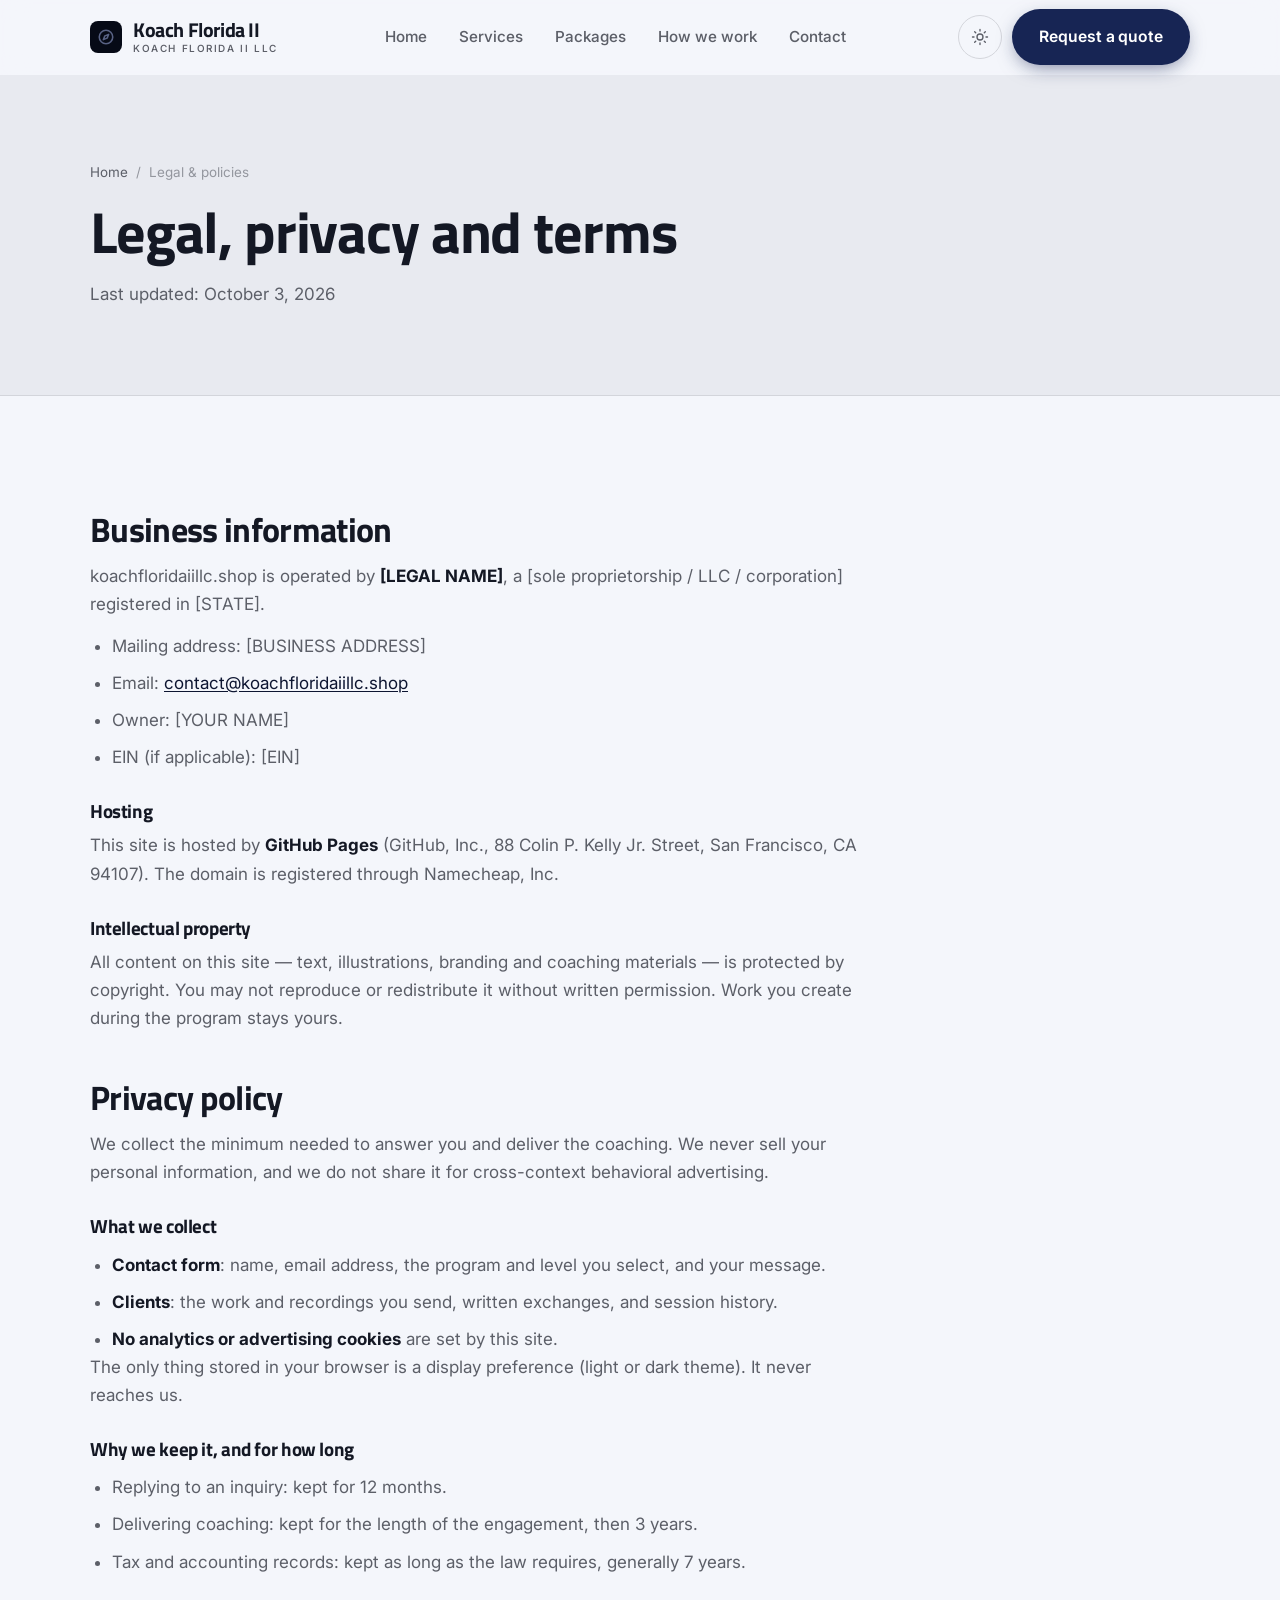
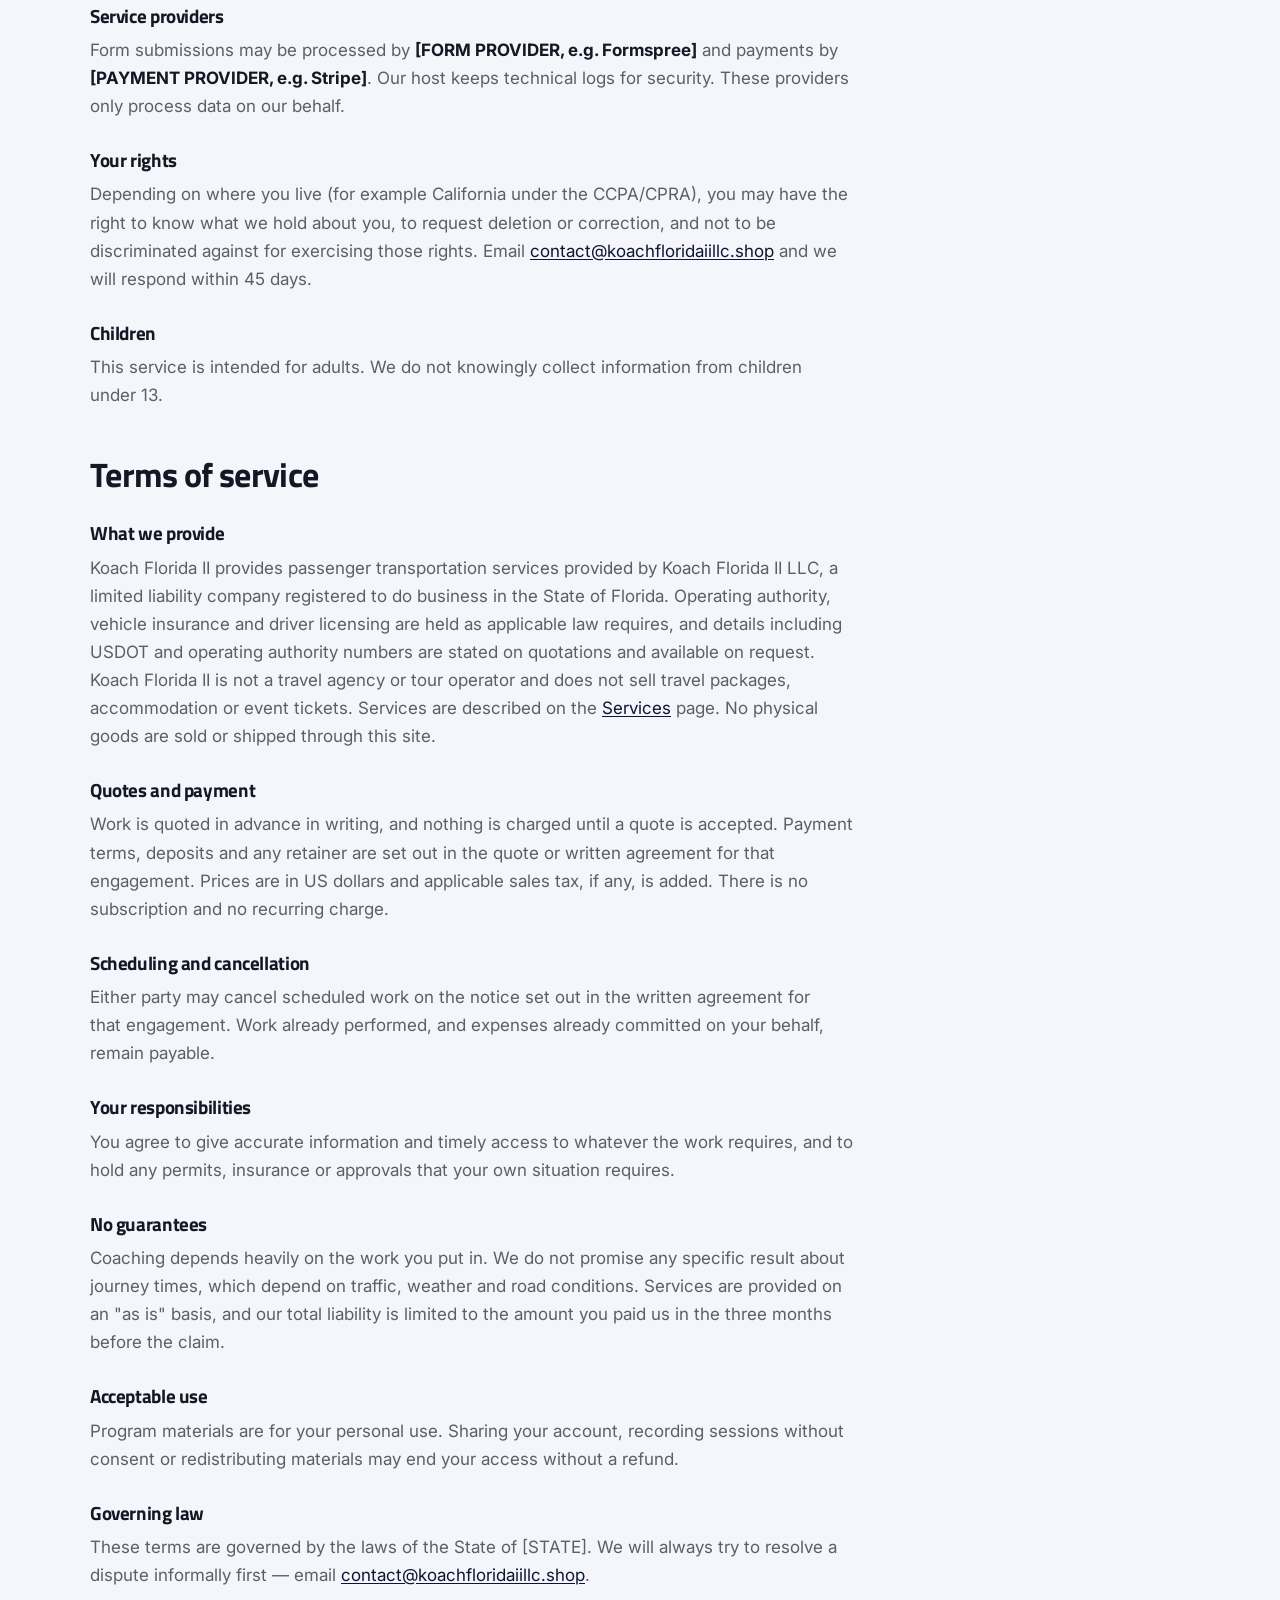
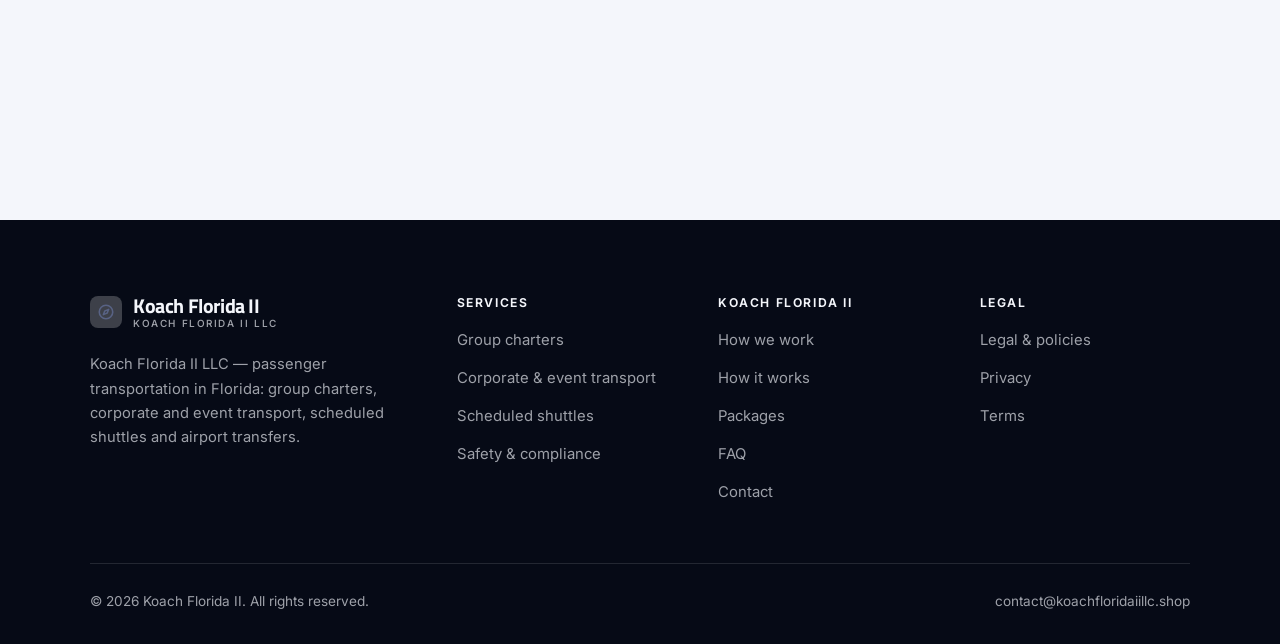
<file: legal.html>
<!DOCTYPE html>
<html lang="en" class="no-js">
<head>
<meta charset="utf-8">
<meta name="viewport" content="width=device-width, initial-scale=1">
<title>Legal, privacy and terms — Koach Florida II</title>
<meta name="description" content="Business information, privacy policy and terms of service for Koach Florida II.">
<meta name="robots" content="noindex">

<meta property="og:type" content="website">
<meta property="og:url" content="https://koachfloridaiillc.shop/legal.html">
<meta property="og:site_name" content="Koach Florida II">
<meta property="og:locale" content="en_US">
<meta property="og:title" content="Legal, privacy and terms — Koach Florida II">
<meta property="og:description" content="Business information, privacy policy and terms of service for Koach Florida II.">
<meta name="theme-color" content="#060a16">

<link rel="icon" href="assets/img/favicon.svg" type="image/svg+xml">
<link rel="preconnect" href="https://fonts.googleapis.com">
<link rel="preconnect" href="https://fonts.gstatic.com" crossorigin>
<link rel="stylesheet" href="https://fonts.googleapis.com/css2?family=Titillium+Web:wght@400;600;700&family=Inter:wght@400..700&display=swap">
<link rel="stylesheet" href="assets/css/style.css">

<!-- Thème appliqué avant le premier rendu (évite le flash) -->
<script>
document.documentElement.classList.remove('no-js');
(function(){try{var t=localStorage.getItem('site-theme');if(t){document.documentElement.setAttribute('data-theme',t);}}catch(e){}})();
</script>
</head>

<body>
<a class="skip-link" href="#main">Skip to main content</a>

<header class="site-header">
  <nav class="wrap nav" aria-label="Main navigation">
    <a class="brand" href="index.html">
      <svg class="brand__mark" viewBox="0 0 64 64" aria-hidden="true">
        <rect class="bm-bg" width="64" height="64" rx="16"/>
        <g class="bm-ic" transform="translate(14 14) scale(1.5)" fill="none" stroke-width="2.1" stroke-linecap="round" stroke-linejoin="round"><circle cx="12" cy="12" r="9"/><path d="M15.5 8.5 13.5 13.5 8.5 15.5 10.5 10.5z"/></g>
      </svg>
      <span>Koach Florida II<span class="brand__sub">Koach Florida II LLC</span></span>
    </a>

    <ul class="nav__links" id="nav-links">
      <li><a href="index.html">Home</a></li>
      <li><a href="programs.html">Services</a></li>
      <li><a href="index.html#pricing">Packages</a></li>
      <li><a href="about.html">How we work</a></li>
      <li><a href="contact.html">Contact</a></li>
      <li><a class="btn btn--primary" href="contact.html">Request a quote</a></li>
    </ul>

    <div class="nav__cta">
      <button class="theme-toggle" type="button" aria-label="Switch to dark theme">
        <svg class="icon-sun" viewBox="0 0 24 24" fill="none" stroke="currentColor" stroke-width="1.8" stroke-linecap="round" aria-hidden="true"><circle cx="12" cy="12" r="4"/><path d="M12 2v2m0 16v2M2 12h2m16 0h2M4.9 4.9l1.4 1.4m11.4 11.4 1.4 1.4M19.1 4.9l-1.4 1.4M6.3 17.7l-1.4 1.4"/></svg>
        <svg class="icon-moon" viewBox="0 0 24 24" fill="none" stroke="currentColor" stroke-width="1.8" stroke-linecap="round" stroke-linejoin="round" aria-hidden="true"><path d="M21 12.8A9 9 0 1 1 11.2 3a7 7 0 0 0 9.8 9.8z"/></svg>
      </button>
      <a class="btn btn--primary" href="contact.html">Request a quote</a>
      <button class="nav__toggle" type="button" aria-expanded="false" aria-controls="nav-links" aria-label="Open menu">
        <svg class="icon-open" viewBox="0 0 24 24" fill="none" stroke="currentColor" stroke-width="2" stroke-linecap="round" aria-hidden="true"><path d="M3 6h18M3 12h18M3 18h18"/></svg>
        <svg class="icon-close" viewBox="0 0 24 24" fill="none" stroke="currentColor" stroke-width="2" stroke-linecap="round" aria-hidden="true"><path d="M6 6l12 12M18 6L6 18"/></svg>
      </button>
    </div>
  </nav>
</header>

<main id="main">

<section class="page-head">
  <div class="wrap">
    <nav class="breadcrumb" aria-label="Breadcrumb">
      <a href="index.html">Home</a><span>/</span><span aria-current="page">Legal &amp; policies</span>
    </nav>
    <h1>Legal, privacy and terms</h1>
    <p>Last updated: <time datetime="2026-10-03">October 3, 2026</time></p>
  </div>
</section>

<section class="section wrap">
  <div class="prose">

    <!--
      TO DO: this is a skeleton, not legal advice. Replace every [BRACKET] with
      your real details before selling, and have a lawyer review it if you can.
      Consumer protection rules differ by state.
    -->

    <h2 id="business">Business information</h2>
    <p>
      koachfloridaiillc.shop is operated by <strong>[LEGAL NAME]</strong>, a [sole proprietorship / LLC / corporation]
      registered in [STATE].
    </p>
    <ul>
      <li>Mailing address: [BUSINESS ADDRESS]</li>
      <li>Email: <a href="mailto:contact@koachfloridaiillc.shop">contact@koachfloridaiillc.shop</a></li>
      <li>Owner: [YOUR NAME]</li>
      <li>EIN (if applicable): [EIN]</li>
    </ul>

    <h3>Hosting</h3>
    <p>
      This site is hosted by <strong>GitHub Pages</strong> (GitHub, Inc., 88 Colin P. Kelly Jr. Street,
      San Francisco, CA 94107). The domain is registered through Namecheap, Inc.
    </p>

    <h3>Intellectual property</h3>
    <p>
      All content on this site — text, illustrations, branding and coaching materials — is protected by
      copyright. You may not reproduce or redistribute it without written permission. Work you create during
      the program stays yours.
    </p>

    <h2 id="privacy">Privacy policy</h2>
    <p>
      We collect the minimum needed to answer you and deliver the coaching. We never sell your personal
      information, and we do not share it for cross-context behavioral advertising.
    </p>
    <h3>What we collect</h3>
    <ul>
      <li><strong>Contact form</strong>: name, email address, the program and level you select, and your message.</li>
      <li><strong>Clients</strong>: the work and recordings you send, written exchanges, and session history.</li>
      <li><strong>No analytics or advertising cookies</strong> are set by this site.</li>
    </ul>
    <p>
      The only thing stored in your browser is a display preference (light or dark theme). It never reaches us.
    </p>
    <h3>Why we keep it, and for how long</h3>
    <ul>
      <li>Replying to an inquiry: kept for 12 months.</li>
      <li>Delivering coaching: kept for the length of the engagement, then 3 years.</li>
      <li>Tax and accounting records: kept as long as the law requires, generally 7 years.</li>
    </ul>
    <h3>Service providers</h3>
    <p>
      Form submissions may be processed by <strong>[FORM PROVIDER, e.g. Formspree]</strong> and payments by
      <strong>[PAYMENT PROVIDER, e.g. Stripe]</strong>. Our host keeps technical logs for security. These
      providers only process data on our behalf.
    </p>
    <h3>Your rights</h3>
    <p>
      Depending on where you live (for example California under the CCPA/CPRA), you may have the right to
      know what we hold about you, to request deletion or correction, and not to be discriminated against for
      exercising those rights. Email <a href="mailto:contact@koachfloridaiillc.shop">contact@koachfloridaiillc.shop</a> and we will respond within 45 days.
    </p>
    <h3>Children</h3>
    <p>
      This service is intended for adults. We do not knowingly collect information from children under 13.
    </p>

    <h2 id="terms">Terms of service</h2>
    <h3>What we provide</h3>
    <p>
      Koach Florida II provides passenger transportation services provided by Koach Florida II LLC, a limited liability company registered to do business in the State of Florida. Operating authority, vehicle insurance and driver licensing are held as applicable law requires, and details including USDOT and operating authority numbers are stated on quotations and available on request. Koach Florida II is not a travel agency or tour operator and does not sell travel packages, accommodation or event tickets. Services are described on the
      <a href="programs.html">Services</a> page. No physical goods are sold or shipped through this site.
    </p>
    <h3>Quotes and payment</h3>
    <p>
      Work is quoted in advance in writing, and nothing is charged until a quote is accepted. Payment terms,
      deposits and any retainer are set out in the quote or written agreement for that engagement. Prices are in
      US dollars and applicable sales tax, if any, is added. There is no subscription and no recurring charge.
    </p>
    <h3>Scheduling and cancellation</h3>
    <p>
      Either party may cancel scheduled work on the notice set out in the written agreement for that engagement.
      Work already performed, and expenses already committed on your behalf, remain payable.
    </p>
    <h3>Your responsibilities</h3>
    <p>
      You agree to give accurate information and timely access to whatever the work requires, and to hold any
      permits, insurance or approvals that your own situation requires.
    </p>

    <h3>No guarantees</h3>
    <p>
      Coaching depends heavily on the work you put in. We do not promise any specific result
      about journey times, which depend on traffic, weather and road conditions. Services are provided on an "as is" basis, and our total
      liability is limited to the amount you paid us in the three months before the claim.
    </p>
    <h3>Acceptable use</h3>
    <p>
      Program materials are for your personal use. Sharing your account, recording sessions without consent
      or redistributing materials may end your access without a refund.
    </p>
    <h3>Governing law</h3>
    <p>
      These terms are governed by the laws of the State of [STATE]. We will always try to resolve a dispute
      informally first — email <a href="mailto:contact@koachfloridaiillc.shop">contact@koachfloridaiillc.shop</a>.
    </p>

  </div>
</section>

</main>

<footer class="site-footer">
  <div class="wrap">
    <div class="footer__grid">
      <div class="footer__brand">
        <a class="brand" href="index.html">
          <svg class="brand__mark" viewBox="0 0 64 64" aria-hidden="true">
        <rect class="bm-bg" width="64" height="64" rx="16"/>
        <g class="bm-ic" transform="translate(14 14) scale(1.5)" fill="none" stroke-width="2.1" stroke-linecap="round" stroke-linejoin="round"><circle cx="12" cy="12" r="9"/><path d="M15.5 8.5 13.5 13.5 8.5 15.5 10.5 10.5z"/></g>
      </svg>
          <span>Koach Florida II<span class="brand__sub">Koach Florida II LLC</span></span>
        </a>
        <p>Koach Florida II LLC — passenger transportation in Florida: group charters, corporate and event transport, scheduled shuttles and airport transfers.</p>
      </div>

      <div class="footer__col">
        <h4>Services</h4>
        <ul>
          <li><a href="programs.html#charters">Group charters</a></li>
          <li><a href="programs.html#corporate">Corporate &amp; event transport</a></li>
          <li><a href="programs.html#shuttles">Scheduled shuttles</a></li>
          <li><a href="programs.html#safety">Safety &amp; compliance</a></li>
        </ul>
      </div>

      <div class="footer__col">
        <h4>Koach Florida II</h4>
        <ul>
          <li><a href="about.html">How we work</a></li>
          <li><a href="index.html#how-it-works">How it works</a></li>
          <li><a href="index.html#pricing">Packages</a></li>
          <li><a href="index.html#faq">FAQ</a></li>
          <li><a href="contact.html">Contact</a></li>
        </ul>
      </div>

      <div class="footer__col">
        <h4>Legal</h4>
        <ul>
          <li><a href="legal.html">Legal &amp; policies</a></li>
          <li><a href="legal.html#privacy">Privacy</a></li>
          <li><a href="legal.html#terms">Terms</a></li>
        </ul>
      </div>
    </div>

    <div class="footer__bottom">
      <p>© <span data-year>2026</span> Koach Florida II. All rights reserved.</p>
      <p><a href="mailto:contact@koachfloridaiillc.shop">contact@koachfloridaiillc.shop</a></p>
    </div>
  </div>
</footer>

<script src="assets/js/main.js" defer></script>
</body>
</html>
</file>
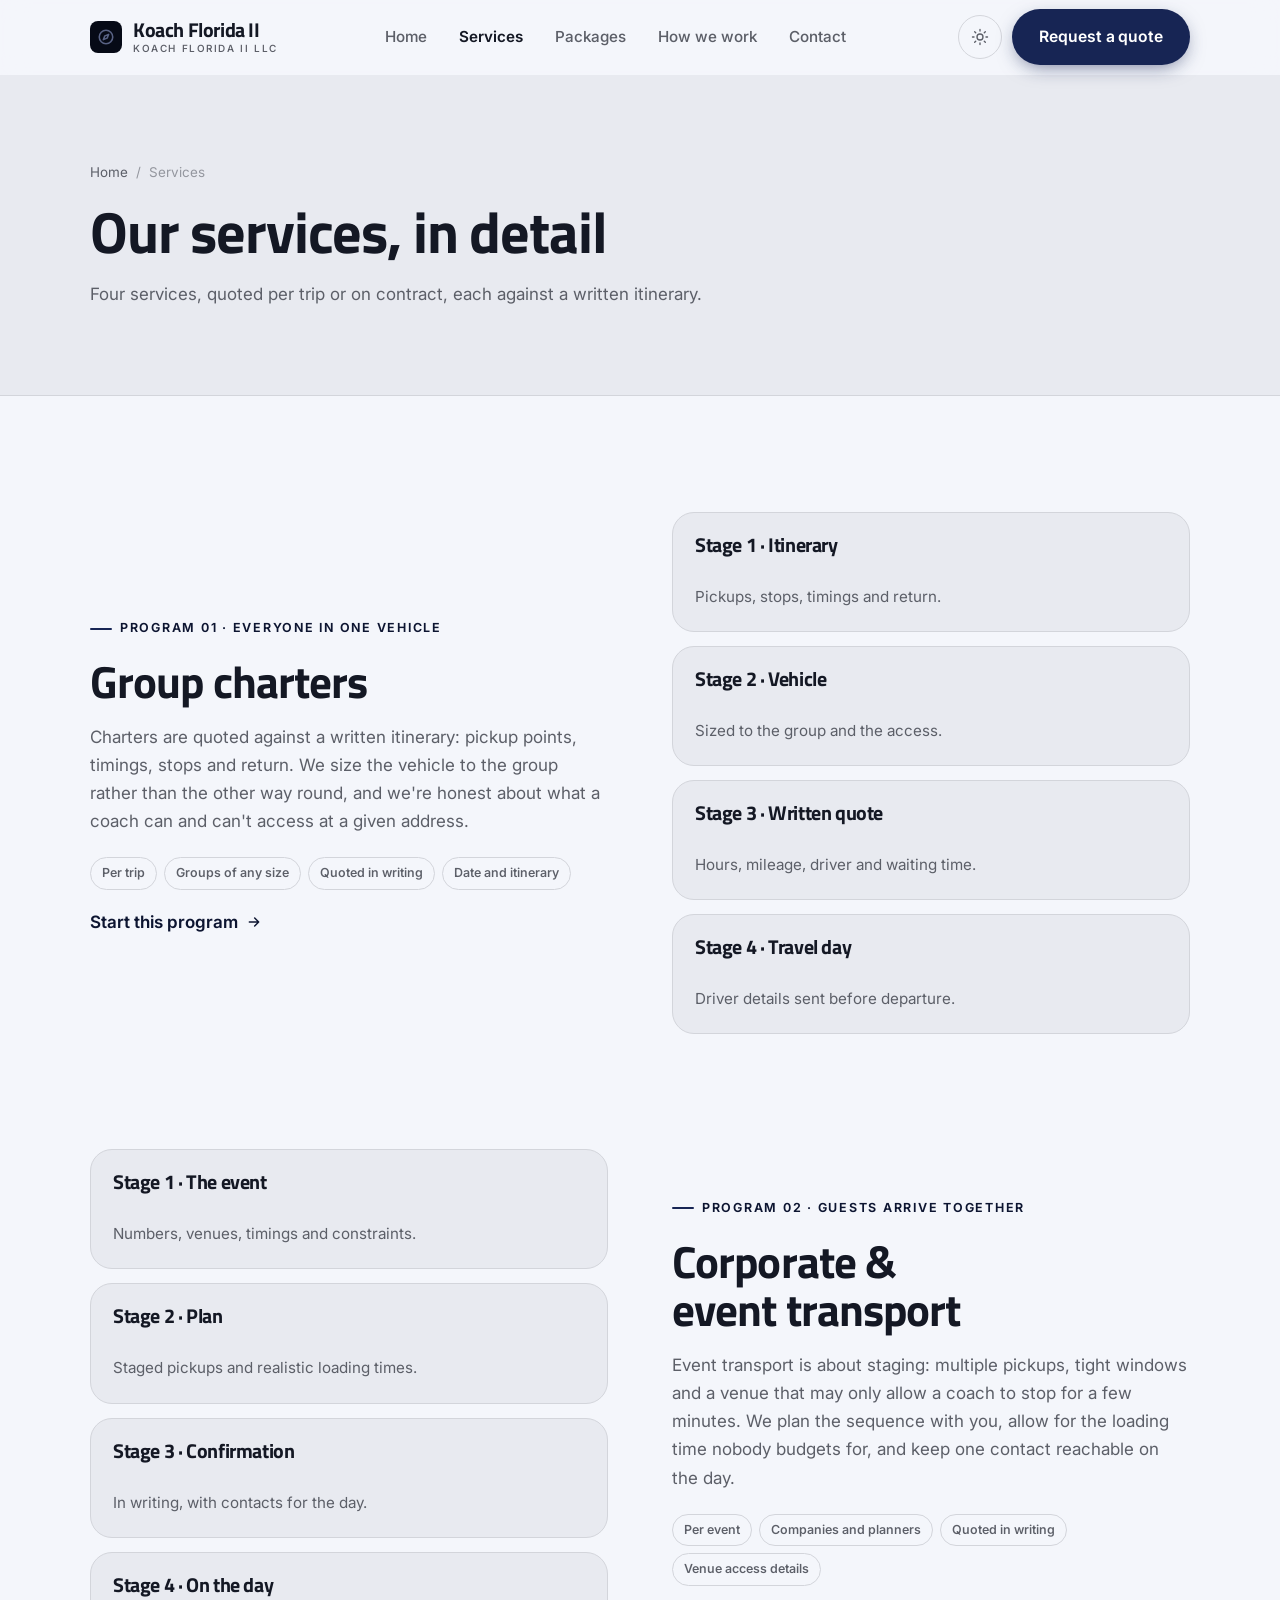
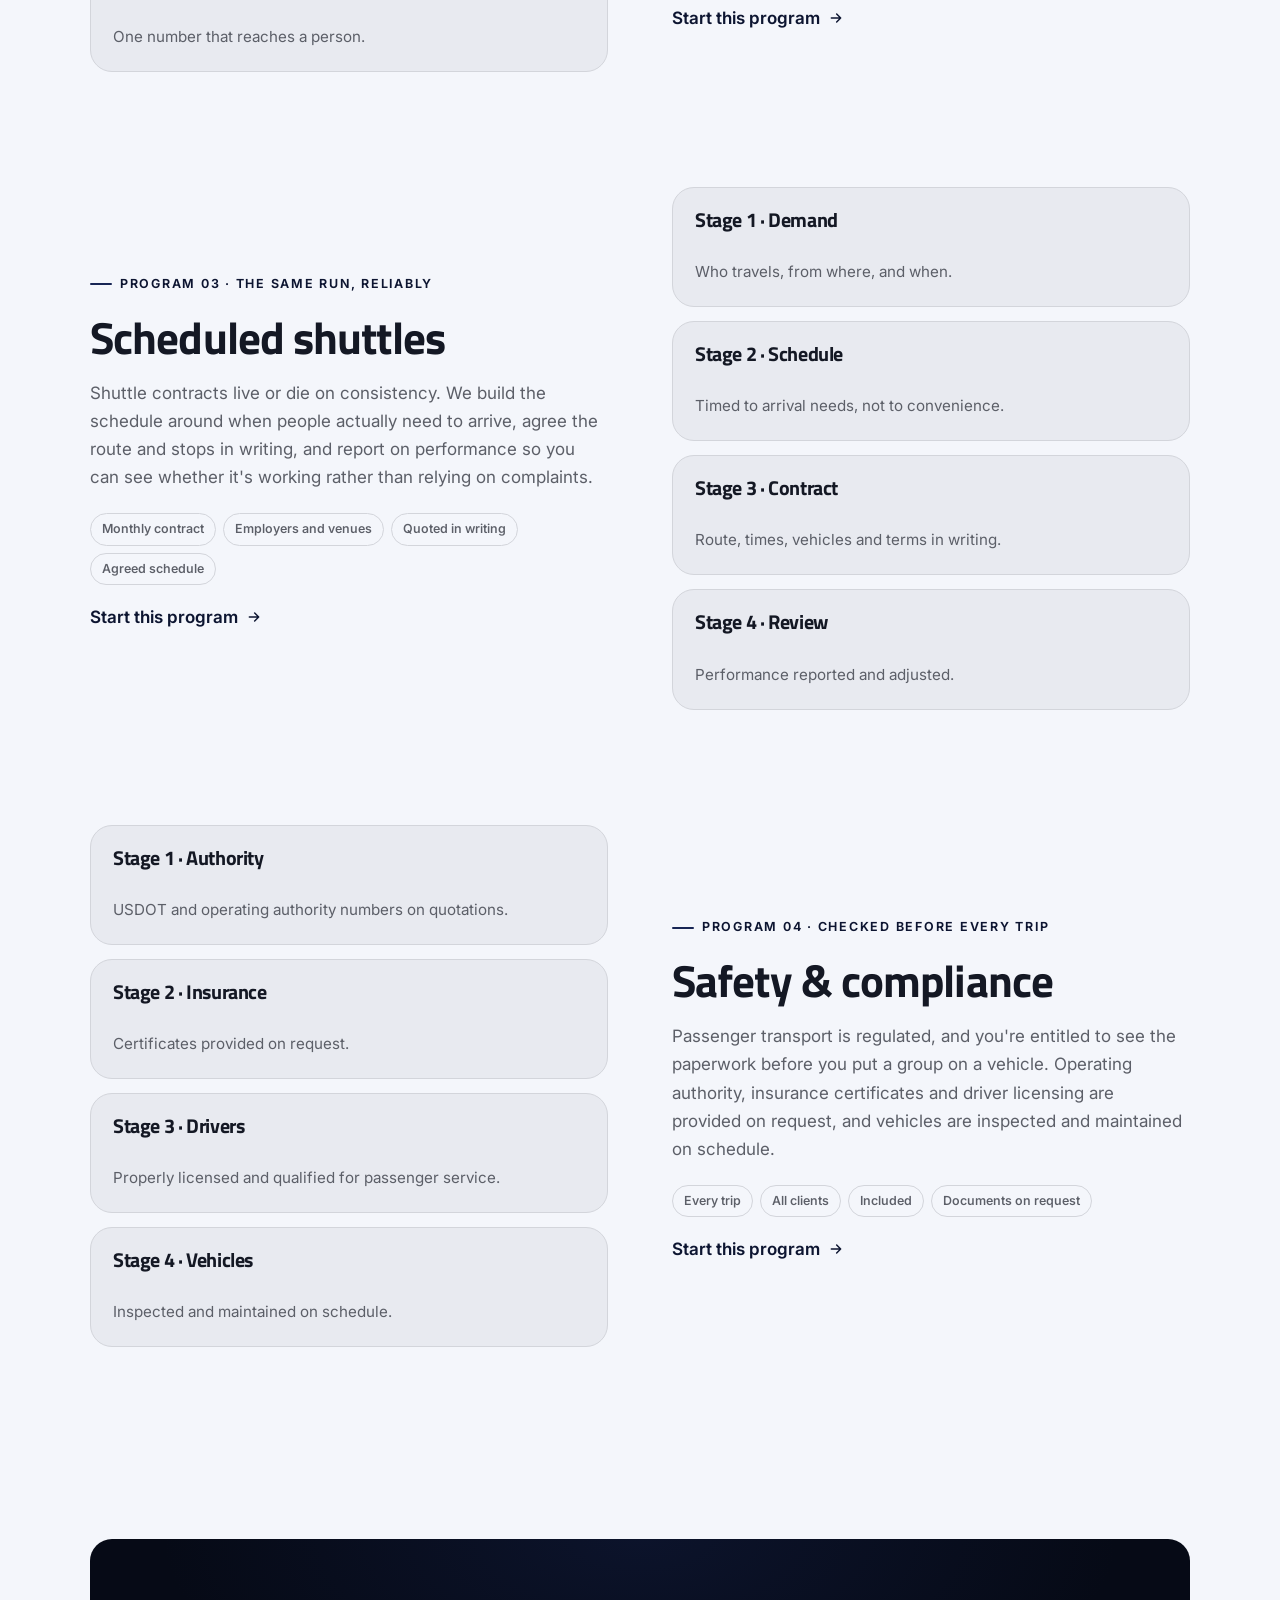
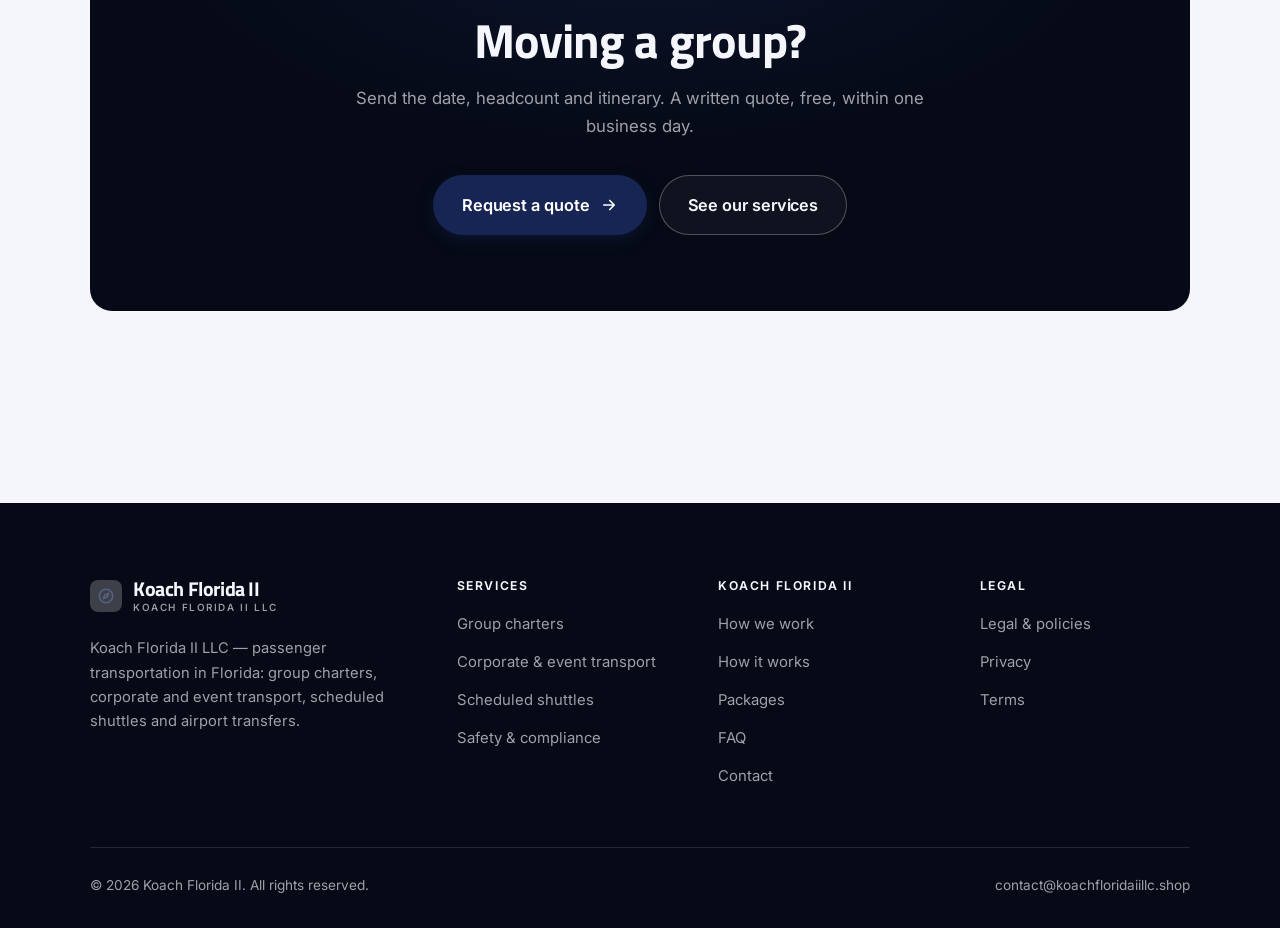
<file: programs.html>
<!DOCTYPE html>
<html lang="en" class="no-js">
<head>
<meta charset="utf-8">
<meta name="viewport" content="width=device-width, initial-scale=1">
<title>Services — Koach Florida II</title>
<meta name="description" content="Services of Koach Florida II LLC: group charters, corporate and event transport, scheduled shuttles, safety and compliance.">
<link rel="canonical" href="https://koachfloridaiillc.shop/programs.html">

<meta property="og:type" content="website">
<meta property="og:url" content="https://koachfloridaiillc.shop/programs.html">
<meta property="og:site_name" content="Koach Florida II">
<meta property="og:locale" content="en_US">
<meta property="og:title" content="Services — Koach Florida II">
<meta property="og:description" content="Services of Koach Florida II LLC: group charters, corporate and event transport, scheduled shuttles, safety and compliance.">
<meta name="theme-color" content="#060a16">

<link rel="icon" href="assets/img/favicon.svg" type="image/svg+xml">
<link rel="preconnect" href="https://fonts.googleapis.com">
<link rel="preconnect" href="https://fonts.gstatic.com" crossorigin>
<link rel="stylesheet" href="https://fonts.googleapis.com/css2?family=Titillium+Web:wght@400;600;700&family=Inter:wght@400..700&display=swap">
<link rel="stylesheet" href="assets/css/style.css">

<!-- Thème appliqué avant le premier rendu (évite le flash) -->
<script>
document.documentElement.classList.remove('no-js');
(function(){try{var t=localStorage.getItem('site-theme');if(t){document.documentElement.setAttribute('data-theme',t);}}catch(e){}})();
</script>
</head>

<body>
<a class="skip-link" href="#main">Skip to main content</a>

<header class="site-header">
  <nav class="wrap nav" aria-label="Main navigation">
    <a class="brand" href="index.html">
      <svg class="brand__mark" viewBox="0 0 64 64" aria-hidden="true">
        <rect class="bm-bg" width="64" height="64" rx="16"/>
        <g class="bm-ic" transform="translate(14 14) scale(1.5)" fill="none" stroke-width="2.1" stroke-linecap="round" stroke-linejoin="round"><circle cx="12" cy="12" r="9"/><path d="M15.5 8.5 13.5 13.5 8.5 15.5 10.5 10.5z"/></g>
      </svg>
      <span>Koach Florida II<span class="brand__sub">Koach Florida II LLC</span></span>
    </a>

    <ul class="nav__links" id="nav-links">
      <li><a href="index.html">Home</a></li>
      <li><a href="programs.html" aria-current="page">Services</a></li>
      <li><a href="index.html#pricing">Packages</a></li>
      <li><a href="about.html">How we work</a></li>
      <li><a href="contact.html">Contact</a></li>
      <li><a class="btn btn--primary" href="contact.html">Request a quote</a></li>
    </ul>

    <div class="nav__cta">
      <button class="theme-toggle" type="button" aria-label="Switch to dark theme">
        <svg class="icon-sun" viewBox="0 0 24 24" fill="none" stroke="currentColor" stroke-width="1.8" stroke-linecap="round" aria-hidden="true"><circle cx="12" cy="12" r="4"/><path d="M12 2v2m0 16v2M2 12h2m16 0h2M4.9 4.9l1.4 1.4m11.4 11.4 1.4 1.4M19.1 4.9l-1.4 1.4M6.3 17.7l-1.4 1.4"/></svg>
        <svg class="icon-moon" viewBox="0 0 24 24" fill="none" stroke="currentColor" stroke-width="1.8" stroke-linecap="round" stroke-linejoin="round" aria-hidden="true"><path d="M21 12.8A9 9 0 1 1 11.2 3a7 7 0 0 0 9.8 9.8z"/></svg>
      </button>
      <a class="btn btn--primary" href="contact.html">Request a quote</a>
      <button class="nav__toggle" type="button" aria-expanded="false" aria-controls="nav-links" aria-label="Open menu">
        <svg class="icon-open" viewBox="0 0 24 24" fill="none" stroke="currentColor" stroke-width="2" stroke-linecap="round" aria-hidden="true"><path d="M3 6h18M3 12h18M3 18h18"/></svg>
        <svg class="icon-close" viewBox="0 0 24 24" fill="none" stroke="currentColor" stroke-width="2" stroke-linecap="round" aria-hidden="true"><path d="M6 6l12 12M18 6L6 18"/></svg>
      </button>
    </div>
  </nav>
</header>

<main id="main">

<section class="page-head">
  <div class="wrap">
    <nav class="breadcrumb" aria-label="Breadcrumb">
      <a href="index.html">Home</a><span>/</span><span aria-current="page">Services</span>
    </nav>
    <h1>Our services, in detail</h1>
    <p>Four services, quoted per trip or on contract, each against a written itinerary.</p>
  </div>
</section>

<section class="section wrap" id="charters">
  <div class="split reveal">
    <div>
      <span class="eyebrow">Program 01 · Everyone in one vehicle</span>
      <h2>Group charters</h2>
      <p>Charters are quoted against a written itinerary: pickup points, timings, stops and return. We size the vehicle to the group rather than the other way round, and we're honest about what a coach can and can't access at a given address.</p>
      <ul class="tags"><li>Per trip</li><li>Groups of any size</li><li>Quoted in writing</li><li>Date and itinerary</li></ul>
      <p><a class="arrow-link" href="contact.html">Start this program <svg viewBox="0 0 24 24" fill="none" stroke="currentColor" stroke-width="2.2" stroke-linecap="round" stroke-linejoin="round" aria-hidden="true"><path d="M5 12h14M13 6l6 6-6 6"/></svg></a></p>
    </div>
    <div class="grid grid--2 grid--tight">
      <article class="card card--sm">
        <h3>Stage 1 · Itinerary</h3>
        <p>Pickups, stops, timings and return.</p>
      </article>
      <article class="card card--sm">
        <h3>Stage 2 · Vehicle</h3>
        <p>Sized to the group and the access.</p>
      </article>
      <article class="card card--sm">
        <h3>Stage 3 · Written quote</h3>
        <p>Hours, mileage, driver and waiting time.</p>
      </article>
      <article class="card card--sm">
        <h3>Stage 4 · Travel day</h3>
        <p>Driver details sent before departure.</p>
      </article>
    </div>
  </div>
</section>

<section class="section section--flush wrap" id="corporate">
  <div class="split reveal">
    <div class="grid grid--2 grid--tight">
      <article class="card card--sm">
        <h3>Stage 1 · The event</h3>
        <p>Numbers, venues, timings and constraints.</p>
      </article>
      <article class="card card--sm">
        <h3>Stage 2 · Plan</h3>
        <p>Staged pickups and realistic loading times.</p>
      </article>
      <article class="card card--sm">
        <h3>Stage 3 · Confirmation</h3>
        <p>In writing, with contacts for the day.</p>
      </article>
      <article class="card card--sm">
        <h3>Stage 4 · On the day</h3>
        <p>One number that reaches a person.</p>
      </article>
    </div>
    <div>
      <span class="eyebrow">Program 02 · Guests arrive together</span>
      <h2>Corporate &amp; event transport</h2>
      <p>Event transport is about staging: multiple pickups, tight windows and a venue that may only allow a coach to stop for a few minutes. We plan the sequence with you, allow for the loading time nobody budgets for, and keep one contact reachable on the day.</p>
      <ul class="tags"><li>Per event</li><li>Companies and planners</li><li>Quoted in writing</li><li>Venue access details</li></ul>
      <p><a class="arrow-link" href="contact.html">Start this program <svg viewBox="0 0 24 24" fill="none" stroke="currentColor" stroke-width="2.2" stroke-linecap="round" stroke-linejoin="round" aria-hidden="true"><path d="M5 12h14M13 6l6 6-6 6"/></svg></a></p>
    </div>
  </div>
</section>

<section class="section section--flush wrap" id="shuttles">
  <div class="split reveal">
    <div>
      <span class="eyebrow">Program 03 · The same run, reliably</span>
      <h2>Scheduled shuttles</h2>
      <p>Shuttle contracts live or die on consistency. We build the schedule around when people actually need to arrive, agree the route and stops in writing, and report on performance so you can see whether it's working rather than relying on complaints.</p>
      <ul class="tags"><li>Monthly contract</li><li>Employers and venues</li><li>Quoted in writing</li><li>Agreed schedule</li></ul>
      <p><a class="arrow-link" href="contact.html">Start this program <svg viewBox="0 0 24 24" fill="none" stroke="currentColor" stroke-width="2.2" stroke-linecap="round" stroke-linejoin="round" aria-hidden="true"><path d="M5 12h14M13 6l6 6-6 6"/></svg></a></p>
    </div>
    <div class="grid grid--2 grid--tight">
      <article class="card card--sm">
        <h3>Stage 1 · Demand</h3>
        <p>Who travels, from where, and when.</p>
      </article>
      <article class="card card--sm">
        <h3>Stage 2 · Schedule</h3>
        <p>Timed to arrival needs, not to convenience.</p>
      </article>
      <article class="card card--sm">
        <h3>Stage 3 · Contract</h3>
        <p>Route, times, vehicles and terms in writing.</p>
      </article>
      <article class="card card--sm">
        <h3>Stage 4 · Review</h3>
        <p>Performance reported and adjusted.</p>
      </article>
    </div>
  </div>
</section>

<section class="section section--flush wrap" id="safety">
  <div class="split reveal">
    <div class="grid grid--2 grid--tight">
      <article class="card card--sm">
        <h3>Stage 1 · Authority</h3>
        <p>USDOT and operating authority numbers on quotations.</p>
      </article>
      <article class="card card--sm">
        <h3>Stage 2 · Insurance</h3>
        <p>Certificates provided on request.</p>
      </article>
      <article class="card card--sm">
        <h3>Stage 3 · Drivers</h3>
        <p>Properly licensed and qualified for passenger service.</p>
      </article>
      <article class="card card--sm">
        <h3>Stage 4 · Vehicles</h3>
        <p>Inspected and maintained on schedule.</p>
      </article>
    </div>
    <div>
      <span class="eyebrow">Program 04 · Checked before every trip</span>
      <h2>Safety &amp; compliance</h2>
      <p>Passenger transport is regulated, and you're entitled to see the paperwork before you put a group on a vehicle. Operating authority, insurance certificates and driver licensing are provided on request, and vehicles are inspected and maintained on schedule.</p>
      <ul class="tags"><li>Every trip</li><li>All clients</li><li>Included</li><li>Documents on request</li></ul>
      <p><a class="arrow-link" href="contact.html">Start this program <svg viewBox="0 0 24 24" fill="none" stroke="currentColor" stroke-width="2.2" stroke-linecap="round" stroke-linejoin="round" aria-hidden="true"><path d="M5 12h14M13 6l6 6-6 6"/></svg></a></p>
    </div>
  </div>
</section>

<section class="wrap section--tight">
  <div class="cta-band reveal">
    <h2>Moving a group?</h2>
    <p>Send the date, headcount and itinerary. A written quote, free, within one business day.</p>
    <div class="hero__actions">
      <a class="btn btn--primary btn--lg" href="contact.html">Request a quote <svg viewBox="0 0 24 24" fill="none" stroke="currentColor" stroke-width="2.2" stroke-linecap="round" stroke-linejoin="round" aria-hidden="true"><path d="M5 12h14M13 6l6 6-6 6"/></svg></a>
      <a class="btn btn--on-dark btn--lg" href="programs.html">See our services</a>
    </div>
  </div>
</section>

</main>

<footer class="site-footer">
  <div class="wrap">
    <div class="footer__grid">
      <div class="footer__brand">
        <a class="brand" href="index.html">
          <svg class="brand__mark" viewBox="0 0 64 64" aria-hidden="true">
        <rect class="bm-bg" width="64" height="64" rx="16"/>
        <g class="bm-ic" transform="translate(14 14) scale(1.5)" fill="none" stroke-width="2.1" stroke-linecap="round" stroke-linejoin="round"><circle cx="12" cy="12" r="9"/><path d="M15.5 8.5 13.5 13.5 8.5 15.5 10.5 10.5z"/></g>
      </svg>
          <span>Koach Florida II<span class="brand__sub">Koach Florida II LLC</span></span>
        </a>
        <p>Koach Florida II LLC — passenger transportation in Florida: group charters, corporate and event transport, scheduled shuttles and airport transfers.</p>
      </div>

      <div class="footer__col">
        <h4>Services</h4>
        <ul>
          <li><a href="programs.html#charters">Group charters</a></li>
          <li><a href="programs.html#corporate">Corporate &amp; event transport</a></li>
          <li><a href="programs.html#shuttles">Scheduled shuttles</a></li>
          <li><a href="programs.html#safety">Safety &amp; compliance</a></li>
        </ul>
      </div>

      <div class="footer__col">
        <h4>Koach Florida II</h4>
        <ul>
          <li><a href="about.html">How we work</a></li>
          <li><a href="index.html#how-it-works">How it works</a></li>
          <li><a href="index.html#pricing">Packages</a></li>
          <li><a href="index.html#faq">FAQ</a></li>
          <li><a href="contact.html">Contact</a></li>
        </ul>
      </div>

      <div class="footer__col">
        <h4>Legal</h4>
        <ul>
          <li><a href="legal.html">Legal &amp; policies</a></li>
          <li><a href="legal.html#privacy">Privacy</a></li>
          <li><a href="legal.html#terms">Terms</a></li>
        </ul>
      </div>
    </div>

    <div class="footer__bottom">
      <p>© <span data-year>2026</span> Koach Florida II. All rights reserved.</p>
      <p><a href="mailto:contact@koachfloridaiillc.shop">contact@koachfloridaiillc.shop</a></p>
    </div>
  </div>
</footer>

<script src="assets/js/main.js" defer></script>
</body>
</html>
</file>
<file: assets/css/style.css>
/* Koach Florida II — couleurs et polices de la marque.
   Modifier ces valeurs suffit à changer l'identité visuelle de tout le site. */
:root {
  --c-accent:    #172554;
  --c-on-accent: #ffffff;
  --c-ink:       #060a16;
  --c-paper:     #f4f6fb;

  --accent-ink-light: color-mix(in srgb, var(--c-accent) 58%, black);
  --accent-on-dark:   color-mix(in srgb, var(--c-accent) 72%, white);

  --font-display: "Titillium Web", system-ui, -apple-system, "Segoe UI", sans-serif;
  --font-body: "Inter", system-ui, -apple-system, "Segoe UI", sans-serif;
  --display-weight: 700;
  --display-tracking: -.02em;
}

/* ==========================================================================
   Feuille de style commune aux sites de coaching
   Les couleurs de marque (--c-accent, --c-on-accent, --c-ink, --c-paper) et
   les polices sont définies juste au-dessus, par site. Tout le reste en dérive.
   ========================================================================== */

/* --------------------------------------------------------------------------
   1. Tokens dérivés
   -------------------------------------------------------------------------- */

:root {
  /* Thème clair */
  --paper:      var(--c-paper);
  --paper-2:    color-mix(in srgb, var(--c-paper) 95%, var(--c-ink));
  --paper-3:    color-mix(in srgb, var(--c-paper) 89%, var(--c-ink));
  --line:       color-mix(in srgb, var(--c-paper) 86%, var(--c-ink));
  --text:       color-mix(in srgb, var(--c-ink) 94%, var(--c-paper));
  --muted:      color-mix(in srgb, var(--c-ink) 64%, var(--c-paper));
  --accent:     var(--c-accent);
  --accent-600: color-mix(in srgb, var(--c-accent) 86%, black);
  --accent-ink: var(--accent-ink-light);
  --on-accent:  var(--c-on-accent);
  --ink:        var(--c-ink);
  --ink-soft:   color-mix(in srgb, var(--c-ink) 90%, white);
  --on-ink:     var(--c-paper);
  --on-ink-mut: color-mix(in srgb, var(--c-paper) 64%, var(--c-ink));
  --brand-bg:   var(--c-ink);

  /* Rayons */
  --r-sm: 8px;
  --r-md: 14px;
  --r-lg: 22px;
  --r-full: 999px;

  /* Ombres */
  --sh-1: 0 1px 2px rgba(0, 0, 0, .05), 0 2px 8px rgba(0, 0, 0, .04);
  --sh-2: 0 2px 4px rgba(0, 0, 0, .05), 0 12px 32px rgba(0, 0, 0, .09);
  --sh-3: 0 4px 8px rgba(0, 0, 0, .06), 0 24px 56px rgba(0, 0, 0, .14);

  /* Rythme */
  --gutter: clamp(16px, 4vw, 40px);
  --maxw: 1180px;
  --section-y: clamp(64px, 9vw, 124px);

  --ease: cubic-bezier(.22, .61, .36, 1);
}

/* Thème sombre — suit le système, sauf si l'utilisateur a choisi « clair » */
@media (prefers-color-scheme: dark) {
  :root:not([data-theme="light"]) {
    --paper:      var(--c-ink);
    --paper-2:    color-mix(in srgb, var(--c-ink) 92%, white);
    --paper-3:    color-mix(in srgb, var(--c-ink) 86%, white);
    --line:       color-mix(in srgb, var(--c-ink) 80%, white);
    --text:       color-mix(in srgb, var(--c-paper) 94%, var(--c-ink));
    --muted:      color-mix(in srgb, var(--c-paper) 66%, var(--c-ink));
    --accent-ink: var(--accent-on-dark);
    --ink:        color-mix(in srgb, var(--c-ink) 72%, black);
    --brand-bg:   color-mix(in srgb, var(--c-ink) 80%, white);
    --sh-1: 0 1px 2px rgba(0, 0, 0, .4), 0 2px 8px rgba(0, 0, 0, .3);
    --sh-2: 0 2px 4px rgba(0, 0, 0, .4), 0 12px 32px rgba(0, 0, 0, .45);
    --sh-3: 0 4px 8px rgba(0, 0, 0, .45), 0 24px 56px rgba(0, 0, 0, .55);
  }
}

/* Thème sombre — choix explicite */
:root[data-theme="dark"] {
  --paper:      var(--c-ink);
  --paper-2:    color-mix(in srgb, var(--c-ink) 92%, white);
  --paper-3:    color-mix(in srgb, var(--c-ink) 86%, white);
  --line:       color-mix(in srgb, var(--c-ink) 80%, white);
  --text:       color-mix(in srgb, var(--c-paper) 94%, var(--c-ink));
  --muted:      color-mix(in srgb, var(--c-paper) 66%, var(--c-ink));
  --accent-ink: var(--accent-on-dark);
  --ink:        color-mix(in srgb, var(--c-ink) 72%, black);
  --brand-bg:   color-mix(in srgb, var(--c-ink) 80%, white);
  --sh-1: 0 1px 2px rgba(0, 0, 0, .4), 0 2px 8px rgba(0, 0, 0, .3);
  --sh-2: 0 2px 4px rgba(0, 0, 0, .4), 0 12px 32px rgba(0, 0, 0, .45);
  --sh-3: 0 4px 8px rgba(0, 0, 0, .45), 0 24px 56px rgba(0, 0, 0, .55);
}

/* --------------------------------------------------------------------------
   2. Reset / base
   -------------------------------------------------------------------------- */

*, *::before, *::after { box-sizing: border-box; }

* { margin: 0; }

html {
  -webkit-text-size-adjust: 100%;
  scroll-behavior: smooth;
  scroll-padding-top: 88px;
}

body {
  background: var(--paper);
  color: var(--text);
  font-family: var(--font-body);
  font-size: 17px;
  line-height: 1.65;
  -webkit-font-smoothing: antialiased;
  text-rendering: optimizeLegibility;
  overflow-x: hidden;
}

img, svg, video { display: block; max-width: 100%; height: auto; }

a { color: inherit; text-decoration: none; }

button, input, textarea, select { font: inherit; color: inherit; }

h1, h2, h3, h4 {
  font-family: var(--font-display);
  font-weight: var(--display-weight);
  line-height: 1.08;
  letter-spacing: var(--display-tracking);
  text-wrap: balance;
}

p { text-wrap: pretty; }

:focus-visible {
  outline: 3px solid var(--accent);
  outline-offset: 3px;
  border-radius: 4px;
}

::selection { background: var(--accent); color: var(--on-accent); }

/* --------------------------------------------------------------------------
   3. Utilitaires de mise en page
   -------------------------------------------------------------------------- */

.wrap {
  width: 100%;
  max-width: var(--maxw);
  margin-inline: auto;
  padding-inline: var(--gutter);
}

.section { padding-block: var(--section-y); }
.section--flush { padding-top: 0; }
.section--tight { padding-block: clamp(48px, 6vw, 80px); }

.skip-link {
  position: absolute;
  left: 12px;
  top: -100px;
  z-index: 200;
  background: var(--accent);
  color: var(--on-accent);
  padding: 12px 20px;
  border-radius: var(--r-sm);
  font-weight: 600;
  transition: top .2s var(--ease);
}
.skip-link:focus { top: 12px; }

.eyebrow {
  display: inline-flex;
  align-items: center;
  gap: 8px;
  font-size: .78rem;
  font-weight: 650;
  letter-spacing: .14em;
  text-transform: uppercase;
  color: var(--accent-ink);
  margin-bottom: 18px;
}
.eyebrow::before {
  content: "";
  width: 22px;
  height: 2px;
  background: var(--accent);
  border-radius: 2px;
}

.section-head { max-width: 62ch; margin-bottom: clamp(36px, 5vw, 60px); }
.section-head h2 { font-size: clamp(2rem, 4.4vw, 3.1rem); }
.section-head p {
  margin-top: 18px;
  color: var(--muted);
  font-size: clamp(1rem, 1.6vw, 1.12rem);
  max-width: 58ch;
}

.section-head--center { margin-inline: auto; text-align: center; }
.section-head--center .eyebrow { justify-content: center; }
.section-head--center p { margin-inline: auto; }

/* --------------------------------------------------------------------------
   4. Boutons
   -------------------------------------------------------------------------- */

.btn {
  display: inline-flex;
  align-items: center;
  justify-content: center;
  gap: 10px;
  padding: 14px 26px;
  border: 1px solid transparent;
  border-radius: var(--r-full);
  font-weight: 620;
  font-size: .98rem;
  letter-spacing: -.005em;
  cursor: pointer;
  white-space: nowrap;
  transition: transform .18s var(--ease), background-color .18s var(--ease),
              border-color .18s var(--ease), box-shadow .18s var(--ease), color .18s var(--ease);
}
.btn:hover { transform: translateY(-2px); }
.btn:active { transform: translateY(0); }

.btn--primary {
  background: var(--accent);
  color: var(--on-accent);
  box-shadow: 0 6px 20px -6px color-mix(in srgb, var(--c-accent) 65%, transparent);
}
.btn--primary:hover {
  background: var(--accent-600);
  box-shadow: 0 12px 28px -8px color-mix(in srgb, var(--c-accent) 70%, transparent);
}

.btn--ghost {
  border-color: var(--line);
  background: transparent;
  color: var(--text);
}
.btn--ghost:hover { border-color: var(--accent); color: var(--accent-ink); }

.btn--on-dark {
  border-color: color-mix(in srgb, var(--c-paper) 28%, transparent);
  color: var(--on-ink);
  background: color-mix(in srgb, var(--c-paper) 4%, transparent);
}
.btn--on-dark:hover {
  border-color: color-mix(in srgb, var(--c-paper) 60%, transparent);
  background: color-mix(in srgb, var(--c-paper) 10%, transparent);
}

.btn--lg { padding: 16px 28px; font-size: 1.02rem; }
.btn--block { width: 100%; }

.btn svg { width: 18px; height: 18px; flex: none; }

@media (max-width: 420px) {
  .btn--lg { padding: 15px 22px; font-size: 1rem; white-space: normal; text-align: center; }
}

/* Lien fléché */
.arrow-link {
  display: inline-flex;
  align-items: center;
  gap: 8px;
  font-weight: 620;
  color: var(--accent-ink);
}
.arrow-link svg { width: 16px; height: 16px; transition: transform .18s var(--ease); }
.arrow-link:hover svg { transform: translateX(4px); }

/* --------------------------------------------------------------------------
   5. En-tête / navigation
   -------------------------------------------------------------------------- */

.site-header {
  position: sticky;
  top: 0;
  z-index: 100;
  background: color-mix(in srgb, var(--paper) 82%, transparent);
  backdrop-filter: saturate(180%) blur(14px);
  -webkit-backdrop-filter: saturate(180%) blur(14px);
  border-bottom: 1px solid transparent;
  transition: border-color .25s var(--ease), background-color .25s var(--ease);
}
.site-header.is-stuck {
  border-bottom-color: var(--line);
  background: color-mix(in srgb, var(--paper) 94%, transparent);
}

.nav {
  display: flex;
  align-items: center;
  justify-content: space-between;
  gap: 24px;
  height: 74px;
}

.brand {
  display: inline-flex;
  align-items: center;
  gap: 11px;
  font-family: var(--font-display);
  font-weight: var(--display-weight);
  font-size: 1.24rem;
  letter-spacing: var(--display-tracking);
  flex: none;
  line-height: 1.1;
}
.brand__mark { width: 32px; height: 32px; flex: none; }
.brand__mark .bm-bg { fill: var(--brand-bg); }
.brand__mark .bm-ic { stroke: var(--accent-on-dark); color: var(--accent-on-dark); }
.brand__sub {
  display: block;
  font-family: var(--font-body);
  font-size: .62rem;
  font-weight: 550;
  letter-spacing: .16em;
  text-transform: uppercase;
  color: var(--muted);
  margin-top: 1px;
}

.nav__links {
  display: flex;
  align-items: center;
  gap: 4px;
  list-style: none;
  padding: 0;
}
.nav__links a {
  display: block;
  padding: 9px 14px;
  border-radius: var(--r-full);
  font-size: .95rem;
  font-weight: 520;
  color: var(--muted);
  transition: color .16s var(--ease), background-color .16s var(--ease);
}
.nav__links a:hover { color: var(--text); background: var(--paper-2); }
.nav__links a[aria-current="page"] { color: var(--text); font-weight: 620; }
.nav__links .btn { display: none; }

.nav__cta { display: flex; align-items: center; gap: 10px; flex: none; }

.nav__toggle {
  display: none;
  width: 44px;
  height: 44px;
  align-items: center;
  justify-content: center;
  background: transparent;
  border: 1px solid var(--line);
  border-radius: var(--r-full);
  cursor: pointer;
}
.nav__toggle svg { width: 20px; height: 20px; }
.nav__toggle .icon-close { display: none; }
.nav__toggle[aria-expanded="true"] .icon-open { display: none; }
.nav__toggle[aria-expanded="true"] .icon-close { display: block; }

@media (max-width: 900px) {
  .nav__links, .nav__cta .btn { display: none; }
  .nav__toggle { display: inline-flex; }

  .nav__links {
    position: fixed;
    inset: 74px 0 auto;
    flex-direction: column;
    align-items: stretch;
    gap: 2px;
    padding: 20px var(--gutter) 32px;
    background: var(--paper);
    border-bottom: 1px solid var(--line);
    box-shadow: var(--sh-2);
  }
  .nav__links.is-open { display: flex; }
  .nav__links a { padding: 14px 4px; font-size: 1.1rem; border-radius: var(--r-sm); }
  .nav__links a.btn { display: inline-flex; margin-top: 14px; padding: 14px 26px; color: var(--on-accent); }
}

@media (max-width: 380px) {
  .brand__sub { display: none; }
}

/* Bouton de thème */
.theme-toggle {
  width: 44px;
  height: 44px;
  display: inline-flex;
  align-items: center;
  justify-content: center;
  background: transparent;
  border: 1px solid var(--line);
  border-radius: var(--r-full);
  cursor: pointer;
  color: var(--muted);
  transition: color .16s var(--ease), border-color .16s var(--ease);
}
.theme-toggle:hover { color: var(--text); border-color: var(--accent); }
.theme-toggle svg { width: 18px; height: 18px; }
.theme-toggle .icon-moon { display: none; }
:root[data-theme="dark"] .theme-toggle .icon-sun { display: none; }
:root[data-theme="dark"] .theme-toggle .icon-moon { display: block; }
@media (prefers-color-scheme: dark) {
  :root:not([data-theme="light"]) .theme-toggle .icon-sun { display: none; }
  :root:not([data-theme="light"]) .theme-toggle .icon-moon { display: block; }
}

/* --------------------------------------------------------------------------
   6. Hero
   -------------------------------------------------------------------------- */

.hero {
  position: relative;
  background: var(--ink);
  color: var(--on-ink);
  overflow: hidden;
  isolation: isolate;
}

/* Halo de couleur + grain léger */
.hero::before {
  content: "";
  position: absolute;
  inset: -30% -10% auto;
  height: 130%;
  background:
    radial-gradient(60% 55% at 78% 18%, color-mix(in srgb, var(--c-accent) 34%, transparent), transparent 62%),
    radial-gradient(48% 44% at 12% 88%, color-mix(in srgb, var(--c-accent) 16%, transparent), transparent 66%);
  z-index: -2;
  pointer-events: none;
}
.hero::after {
  content: "";
  position: absolute;
  inset: 0;
  background-image: url("data:image/svg+xml,%3Csvg xmlns='http://www.w3.org/2000/svg' width='160' height='160'%3E%3Cfilter id='n'%3E%3CfeTurbulence type='fractalNoise' baseFrequency='.85' numOctaves='3'/%3E%3C/filter%3E%3Crect width='160' height='160' filter='url(%23n)' opacity='.28'/%3E%3C/svg%3E");
  opacity: .45;
  mix-blend-mode: overlay;
  z-index: -1;
  pointer-events: none;
}

.hero__inner {
  display: grid;
  grid-template-columns: minmax(0, 1.05fr) minmax(0, .95fr);
  align-items: center;
  gap: clamp(32px, 5vw, 72px);
  padding-block: clamp(56px, 8vw, 110px);
}

.hero h1 {
  font-size: clamp(2.5rem, 6vw, 4.6rem);
  letter-spacing: calc(var(--display-tracking) * 1.4);
}
.hero h1 em {
  font-style: normal;
  color: var(--accent-on-dark);
  text-decoration: underline;
  text-decoration-color: color-mix(in srgb, var(--c-accent) 45%, transparent);
  text-decoration-thickness: .1em;
  text-underline-offset: .14em;
  text-decoration-skip-ink: none;
}

.hero__lede {
  margin-top: 22px;
  font-size: clamp(1.04rem, 1.9vw, 1.2rem);
  color: var(--on-ink-mut);
  max-width: 50ch;
}

.hero__actions {
  display: flex;
  flex-wrap: wrap;
  gap: 12px;
  margin-top: 34px;
}

.hero__eyebrow { color: var(--accent-on-dark); }
.hero__eyebrow::before { background: var(--accent-on-dark); }

/* Faits sur l'offre */
.hero__proof {
  display: grid;
  grid-template-columns: repeat(4, minmax(0, 1fr));
  gap: clamp(18px, 3vw, 32px);
  margin-top: 44px;
  padding: 26px 0 0;
  border-top: 1px solid color-mix(in srgb, var(--c-paper) 14%, transparent);
  list-style: none;
}
.stat__num {
  display: block;
  font-family: var(--font-display);
  font-size: clamp(1.5rem, 2.6vw, 2.05rem);
  font-weight: var(--display-weight);
  line-height: 1;
  letter-spacing: var(--display-tracking);
  white-space: nowrap;
}
.stat__label {
  display: block;
  margin-top: 7px;
  font-size: .82rem;
  line-height: 1.4;
  color: var(--on-ink-mut);
}

.hero__art svg { width: 100%; height: auto; border-radius: var(--r-lg); box-shadow: var(--sh-3); }

@media (max-width: 880px) {
  .hero__inner { grid-template-columns: 1fr; }
  .hero__art { order: -1; max-width: 560px; }
}
@media (max-width: 540px) {
  .hero__proof { grid-template-columns: repeat(2, minmax(0, 1fr)); }
}

/* --------------------------------------------------------------------------
   7. Bandeau défilant
   -------------------------------------------------------------------------- */

.marquee {
  background: var(--ink-soft);
  color: var(--on-ink-mut);
  border-top: 1px solid color-mix(in srgb, var(--c-paper) 8%, transparent);
  padding-block: 18px;
  overflow: hidden;
  white-space: nowrap;
  mask-image: linear-gradient(90deg, transparent, #000 8%, #000 92%, transparent);
  -webkit-mask-image: linear-gradient(90deg, transparent, #000 8%, #000 92%, transparent);
}
.marquee__track {
  display: inline-flex;
  gap: 42px;
  align-items: center;
  animation: marquee 38s linear infinite;
  font-size: .86rem;
  letter-spacing: .12em;
  text-transform: uppercase;
  font-weight: 560;
}
.marquee__track span { display: inline-flex; align-items: center; gap: 42px; }
.marquee__track span::after {
  content: "";
  width: 5px; height: 5px;
  border-radius: 50%;
  background: var(--accent);
  opacity: .8;
}
@keyframes marquee { to { transform: translateX(-50%); } }

/* --------------------------------------------------------------------------
   8. Grilles de cartes
   -------------------------------------------------------------------------- */

.grid {
  display: grid;
  gap: clamp(16px, 2.2vw, 26px);
}
.grid--2 { grid-template-columns: repeat(auto-fit, minmax(min(100%, 260px), 1fr)); }
.grid--3 { grid-template-columns: repeat(auto-fit, minmax(min(100%, 270px), 1fr)); }
.grid--4 { grid-template-columns: repeat(auto-fit, minmax(min(100%, 230px), 1fr)); }
.grid--tight { gap: 14px; }

.card {
  position: relative;
  display: flex;
  flex-direction: column;
  padding: 28px;
  background: var(--paper-2);
  border: 1px solid var(--line);
  border-radius: var(--r-lg);
  transition: transform .22s var(--ease), box-shadow .22s var(--ease), border-color .22s var(--ease);
}
a.card:hover, .card--lift:hover {
  transform: translateY(-5px);
  box-shadow: var(--sh-2);
  border-color: color-mix(in srgb, var(--c-accent) 45%, var(--line));
}
.card--sm { padding: 22px; }
.card--sm h3 { font-size: 1rem; }
.card__icon {
  width: 52px;
  height: 52px;
  display: grid;
  place-items: center;
  border-radius: var(--r-md);
  background: color-mix(in srgb, var(--c-accent) 15%, transparent);
  color: var(--accent-ink);
  margin-bottom: 20px;
}
.card__icon svg { width: 26px; height: 26px; }
.card h3 { font-size: 1.22rem; margin-bottom: 10px; }
.card p { color: var(--muted); font-size: .95rem; }
.card .arrow-link { margin-top: auto; padding-top: 18px; font-size: .92rem; }

.tags {
  list-style: none;
  padding: 0;
  margin: 18px 0 0;
  display: flex;
  flex-wrap: wrap;
  gap: 7px;
}
.tags li {
  font-size: .78rem;
  font-weight: 560;
  padding: 5px 11px;
  border-radius: var(--r-full);
  background: var(--paper);
  border: 1px solid var(--line);
  color: var(--muted);
}

/* --------------------------------------------------------------------------
   9. Méthode (étapes)
   -------------------------------------------------------------------------- */

.steps { counter-reset: step; }
.step {
  position: relative;
  padding: 30px 26px 26px;
  background: var(--paper);
  border: 1px solid var(--line);
  border-radius: var(--r-lg);
}
.step::before {
  counter-increment: step;
  content: "0" counter(step);
  display: block;
  font-family: var(--font-display);
  font-size: 2.6rem;
  font-weight: var(--display-weight);
  line-height: 1;
  letter-spacing: var(--display-tracking);
  color: color-mix(in srgb, var(--c-accent) 55%, var(--paper));
  margin-bottom: 16px;
}
.step h3 { font-size: 1.12rem; margin-bottom: 9px; }
.step p { color: var(--muted); font-size: .93rem; }

/* --------------------------------------------------------------------------
   10. Tarifs
   -------------------------------------------------------------------------- */

.plans { align-items: start; }

.plan {
  display: flex;
  flex-direction: column;
  padding: 32px 28px;
  background: var(--paper);
  border: 1px solid var(--line);
  border-radius: var(--r-lg);
  height: 100%;
  position: relative;
}
.plan--featured {
  background: var(--ink);
  color: var(--on-ink);
  border-color: var(--ink);
  box-shadow: var(--sh-3);
}
.plan--featured .plan__desc,
.plan--featured .plan__period,
.plan--featured .plan__features li { color: var(--on-ink-mut); }
.plan--featured .plan__features li::before { color: var(--accent-on-dark); }

.plan__tag {
  position: absolute;
  top: 18px;
  right: 18px;
  font-size: .7rem;
  font-weight: 680;
  letter-spacing: .1em;
  text-transform: uppercase;
  padding: 5px 12px;
  border-radius: var(--r-full);
  background: var(--accent);
  color: var(--on-accent);
}

.plan h3 { font-size: 1.3rem; }
.plan--featured h3 { padding-right: 120px; }
.plan__desc { margin-top: 8px; color: var(--muted); font-size: .92rem; min-height: 2.8em; }

.plan__price {
  display: flex;
  align-items: baseline;
  gap: 6px;
  margin: 22px 0 4px;
  font-family: var(--font-display);
  font-size: clamp(2.2rem, 4vw, 2.9rem);
  font-weight: var(--display-weight);
  letter-spacing: var(--display-tracking);
  line-height: 1;
}
.plan__period { font-family: var(--font-body); font-size: .9rem; font-weight: 450; color: var(--muted); letter-spacing: 0; }

.plan__features {
  list-style: none;
  padding: 0;
  margin: 24px 0 28px;
  display: grid;
  gap: 11px;
  flex: 1;
}
.plan__features li {
  display: grid;
  grid-template-columns: 20px 1fr;
  gap: 10px;
  font-size: .93rem;
  color: var(--muted);
  align-items: start;
}
.plan__features li::before {
  content: "✓";
  color: var(--accent-ink);
  font-weight: 700;
  line-height: 1.5;
}

.plans-note { text-align: center; margin-top: 26px; font-size: .88rem; color: var(--muted); }

/* --------------------------------------------------------------------------
   11. Bloc split (texte + illustration)
   -------------------------------------------------------------------------- */

.split {
  display: grid;
  grid-template-columns: repeat(auto-fit, minmax(min(100%, 340px), 1fr));
  gap: clamp(32px, 5vw, 68px);
  align-items: center;
}
.split--top { align-items: start; }
.split__art svg { width: 100%; border-radius: var(--r-lg); box-shadow: var(--sh-2); }
.split h2 { font-size: clamp(1.9rem, 4vw, 2.8rem); }
.split p { margin-top: 18px; color: var(--muted); }
.split .tags { margin-top: 22px; }

/* --------------------------------------------------------------------------
   12. FAQ
   -------------------------------------------------------------------------- */

.faq { max-width: 780px; margin-inline: auto; }
.faq details {
  border-bottom: 1px solid var(--line);
  padding: 4px 0;
}
.faq summary {
  display: flex;
  align-items: center;
  justify-content: space-between;
  gap: 20px;
  padding: 22px 4px;
  cursor: pointer;
  list-style: none;
  font-family: var(--font-display);
  font-size: 1.08rem;
  font-weight: var(--display-weight);
  letter-spacing: var(--display-tracking);
}
.faq summary::-webkit-details-marker { display: none; }
.faq summary::after {
  content: "";
  flex: none;
  width: 13px;
  height: 13px;
  border-right: 2px solid var(--muted);
  border-bottom: 2px solid var(--muted);
  transform: rotate(45deg) translate(-3px, -3px);
  transition: transform .2s var(--ease), border-color .2s var(--ease);
}
.faq details[open] summary::after {
  transform: rotate(225deg) translate(-3px, -3px);
  border-color: var(--accent);
}
.faq details p { padding: 0 4px 24px; color: var(--muted); max-width: 66ch; }

/* --------------------------------------------------------------------------
   13. Bandeau d'appel à l'action
   -------------------------------------------------------------------------- */

.cta-band {
  position: relative;
  background: var(--ink);
  color: var(--on-ink);
  border-radius: var(--r-lg);
  padding: clamp(40px, 6vw, 76px) clamp(24px, 5vw, 64px);
  overflow: hidden;
  isolation: isolate;
  text-align: center;
}
.cta-band::before {
  content: "";
  position: absolute;
  inset: 0;
  background: radial-gradient(70% 90% at 50% 0%, color-mix(in srgb, var(--c-accent) 34%, transparent), transparent 62%);
  z-index: -1;
}
.cta-band h2 { font-size: clamp(1.9rem, 4.4vw, 3rem); }
.cta-band p {
  margin: 18px auto 0;
  max-width: 52ch;
  color: var(--on-ink-mut);
  font-size: 1.05rem;
}
.cta-band .hero__actions { justify-content: center; }

/* --------------------------------------------------------------------------
   14. Formulaire
   -------------------------------------------------------------------------- */

.form-layout {
  display: grid;
  grid-template-columns: minmax(0, 1fr) minmax(0, 420px);
  gap: clamp(32px, 5vw, 64px);
  align-items: start;
}
@media (max-width: 880px) { .form-layout { grid-template-columns: 1fr; } }

.form {
  display: grid;
  gap: 18px;
  padding: clamp(22px, 3.5vw, 36px);
  background: var(--paper-2);
  border: 1px solid var(--line);
  border-radius: var(--r-lg);
}
.form__row { display: grid; grid-template-columns: repeat(auto-fit, minmax(min(100%, 200px), 1fr)); gap: 18px; }

.field { display: grid; gap: 7px; }
.field label { font-size: .88rem; font-weight: 600; }
.field label .req { color: var(--accent-ink); }
.field input, .field textarea, .field select {
  width: 100%;
  padding: 13px 15px;
  background: var(--paper);
  border: 1px solid var(--line);
  border-radius: var(--r-md);
  font-size: .97rem;
  transition: border-color .16s var(--ease), box-shadow .16s var(--ease);
}
.field input:focus, .field textarea:focus, .field select:focus {
  outline: none;
  border-color: var(--accent);
  box-shadow: 0 0 0 3px color-mix(in srgb, var(--c-accent) 24%, transparent);
}
.field textarea { resize: vertical; min-height: 130px; }
.field__hint { font-size: .8rem; color: var(--muted); }

.form__status { font-size: .9rem; font-weight: 600; min-height: 1.4em; }
.form__note { font-size: .82rem; color: var(--muted); }
.form__note a { color: var(--accent-ink); text-decoration: underline; text-underline-offset: 2px; }

.contact-aside { display: grid; gap: 14px; }
.contact-card {
  display: flex;
  gap: 14px;
  padding: 20px 22px;
  background: var(--paper);
  border: 1px solid var(--line);
  border-radius: var(--r-md);
}
.contact-card--soft { background: var(--paper-2); }
.contact-card svg { width: 22px; height: 22px; flex: none; color: var(--accent-ink); margin-top: 3px; }
.contact-card b { display: block; font-size: .95rem; font-weight: 620; }
.contact-card span, .contact-card a { display: block; font-size: .9rem; color: var(--muted); }
.contact-card a:hover { color: var(--accent-ink); }

/* --------------------------------------------------------------------------
   15. Page interne — en-tête
   -------------------------------------------------------------------------- */

.page-head {
  background: var(--paper-2);
  border-bottom: 1px solid var(--line);
  padding-block: clamp(48px, 7vw, 86px);
}
.page-head h1 { font-size: clamp(2.2rem, 5.4vw, 3.6rem); max-width: 20ch; }
.page-head p { margin-top: 18px; color: var(--muted); max-width: 58ch; font-size: 1.06rem; }

.breadcrumb {
  display: flex;
  gap: 8px;
  align-items: center;
  font-size: .84rem;
  color: var(--muted);
  margin-bottom: 18px;
}
.breadcrumb a:hover { color: var(--accent-ink); }
.breadcrumb span { opacity: .6; }

/* --------------------------------------------------------------------------
   16. Pied de page
   -------------------------------------------------------------------------- */

.site-footer {
  background: var(--ink);
  color: var(--on-ink-mut);
  padding-block: clamp(48px, 6vw, 76px) 32px;
  margin-top: var(--section-y);
}
.site-footer .brand { color: var(--on-ink); }
.site-footer .brand__mark .bm-bg { fill: color-mix(in srgb, var(--c-ink) 78%, white); }
.site-footer .brand__sub { color: var(--on-ink-mut); }

.footer__grid {
  display: grid;
  grid-template-columns: minmax(0, 1.5fr) repeat(auto-fit, minmax(150px, 1fr));
  gap: clamp(28px, 4vw, 56px);
}
@media (max-width: 720px) { .footer__grid { grid-template-columns: 1fr 1fr; } .footer__brand { grid-column: 1 / -1; } }

.footer__brand p { margin-top: 16px; font-size: .92rem; max-width: 36ch; }
.footer__col h4 {
  font-family: var(--font-body);
  font-size: .76rem;
  font-weight: 650;
  letter-spacing: .13em;
  text-transform: uppercase;
  color: var(--on-ink);
  margin-bottom: 16px;
}
.footer__col ul { list-style: none; padding: 0; display: grid; gap: 10px; }
.footer__col a { font-size: .93rem; transition: color .16s var(--ease); }
.footer__col a:hover { color: var(--accent-on-dark); }

.footer__bottom {
  display: flex;
  flex-wrap: wrap;
  justify-content: space-between;
  gap: 14px;
  margin-top: clamp(36px, 5vw, 58px);
  padding-top: 26px;
  border-top: 1px solid color-mix(in srgb, var(--c-paper) 12%, transparent);
  font-size: .85rem;
}
.footer__bottom a:hover { color: var(--accent-on-dark); }

/* --------------------------------------------------------------------------
   17. Page 404
   -------------------------------------------------------------------------- */

.notfound {
  min-height: 62vh;
  display: grid;
  place-items: center;
  text-align: center;
  padding-block: var(--section-y);
}
.notfound__code {
  font-family: var(--font-display);
  font-size: clamp(5rem, 18vw, 11rem);
  font-weight: var(--display-weight);
  line-height: .9;
  letter-spacing: -.05em;
  color: color-mix(in srgb, var(--c-accent) 45%, var(--paper));
}
.notfound h1 { font-size: clamp(1.8rem, 4.4vw, 2.8rem); margin-top: 12px; }
.notfound p { color: var(--muted); max-width: 46ch; margin: 18px auto 0; }
.notfound .hero__actions { justify-content: center; }

/* --------------------------------------------------------------------------
   18. Contenu légal
   -------------------------------------------------------------------------- */

.prose { max-width: 70ch; }
.prose h2 { font-size: clamp(1.6rem, 3vw, 2.1rem); margin-top: 48px; margin-bottom: 14px; }
.prose h2:first-child { margin-top: 0; }
.prose h3 { font-size: 1.18rem; margin-top: 30px; margin-bottom: 10px; }
.prose p, .prose li { color: var(--muted); }
.prose p + p { margin-top: 16px; }
.prose ul { margin-top: 14px; padding-left: 22px; display: grid; gap: 9px; }
.prose a { color: var(--accent-ink); text-decoration: underline; text-underline-offset: 2px; }
.prose strong { color: var(--text); }

/* --------------------------------------------------------------------------
   19. Animations d'apparition
   -------------------------------------------------------------------------- */

.reveal {
  opacity: 0;
  transform: translateY(22px);
  transition: opacity .7s var(--ease), transform .7s var(--ease);
}
.reveal.is-in { opacity: 1; transform: none; }

.reveal-group > * {
  opacity: 0;
  transform: translateY(22px);
  transition: opacity .6s var(--ease), transform .6s var(--ease);
  transition-delay: calc(var(--i, 0) * 80ms);
}
.reveal-group.is-in > * { opacity: 1; transform: none; }

/* Sans JavaScript, tout reste visible */
.no-js .reveal, .no-js .reveal-group > * { opacity: 1; transform: none; }

@media (prefers-reduced-motion: reduce) {
  html { scroll-behavior: auto; }
  *, *::before, *::after {
    animation-duration: .001ms !important;
    animation-iteration-count: 1 !important;
    transition-duration: .001ms !important;
  }
  .reveal, .reveal-group > * { opacity: 1; transform: none; }
}

/* --------------------------------------------------------------------------
   20. Divers
   -------------------------------------------------------------------------- */

.visually-hidden {
  position: absolute;
  width: 1px; height: 1px;
  padding: 0; margin: -1px;
  overflow: hidden;
  clip: rect(0 0 0 0);
  white-space: nowrap;
  border: 0;
}
</file>
